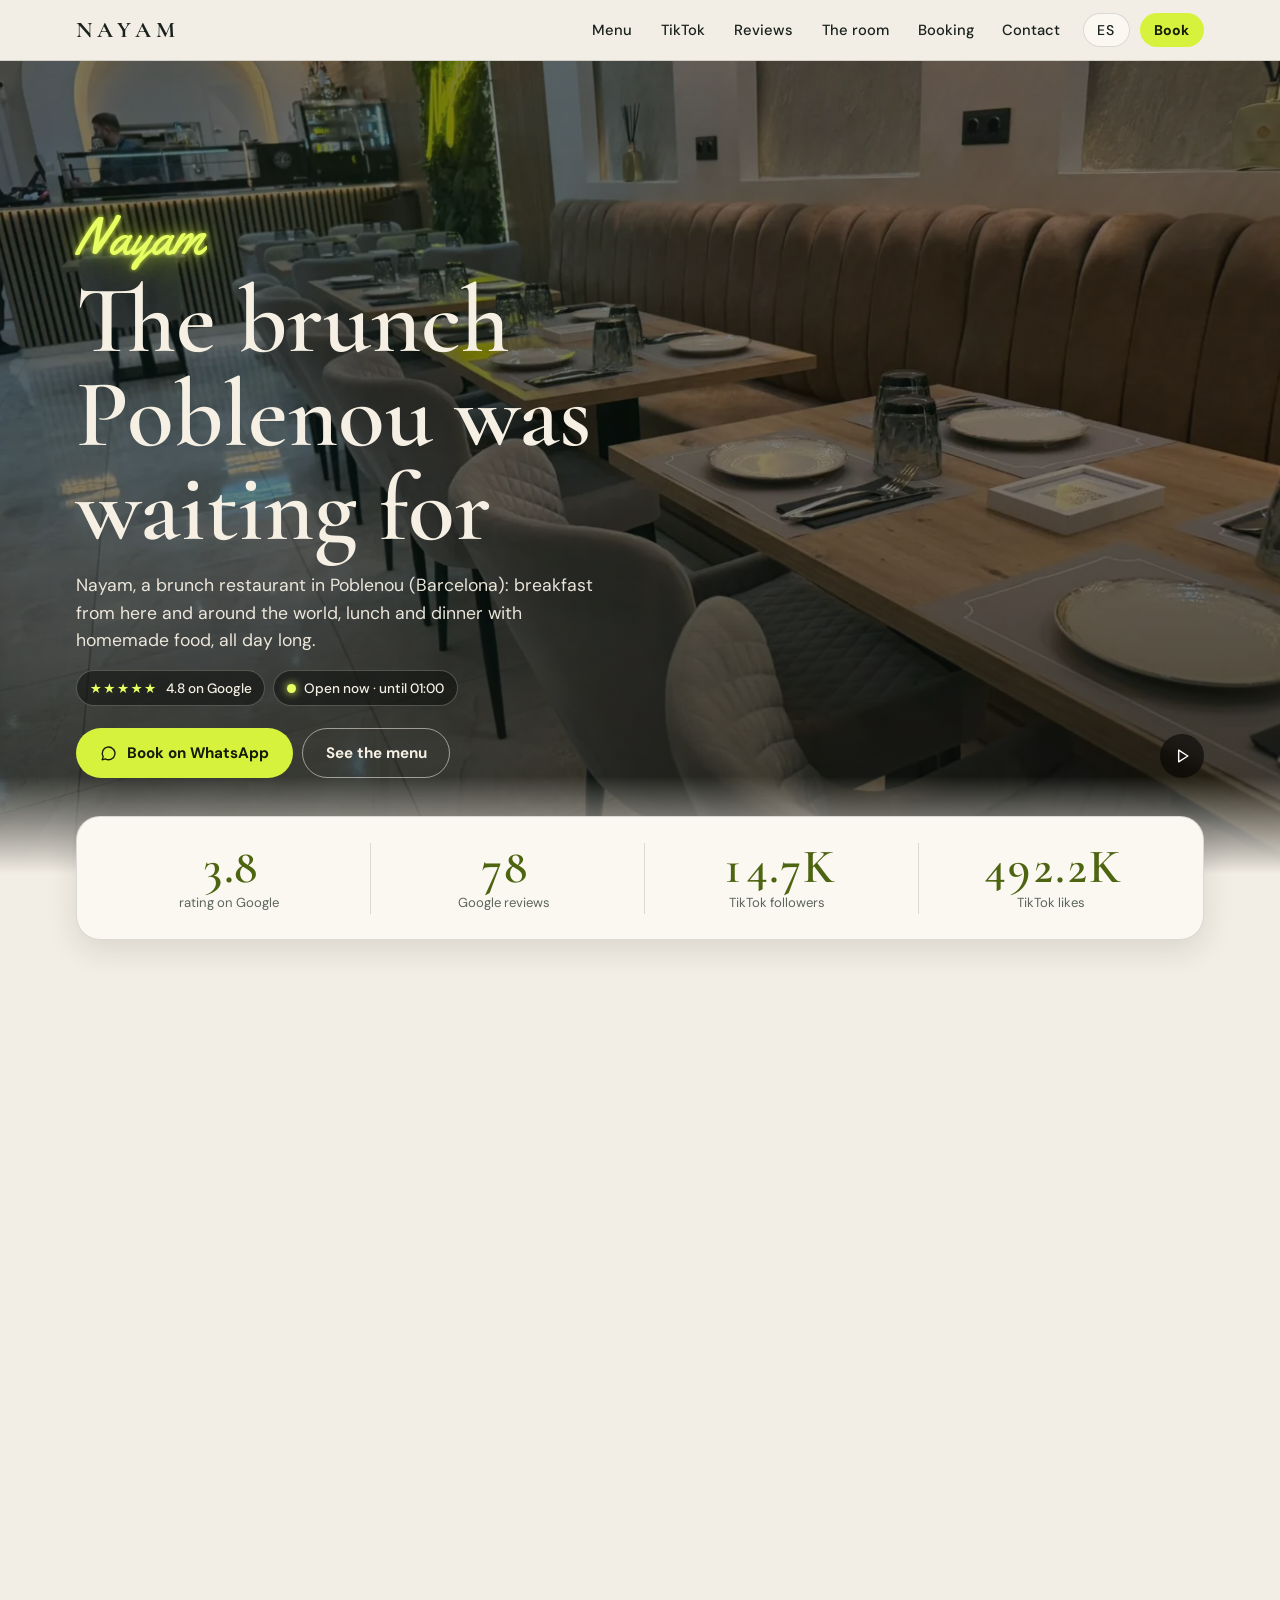
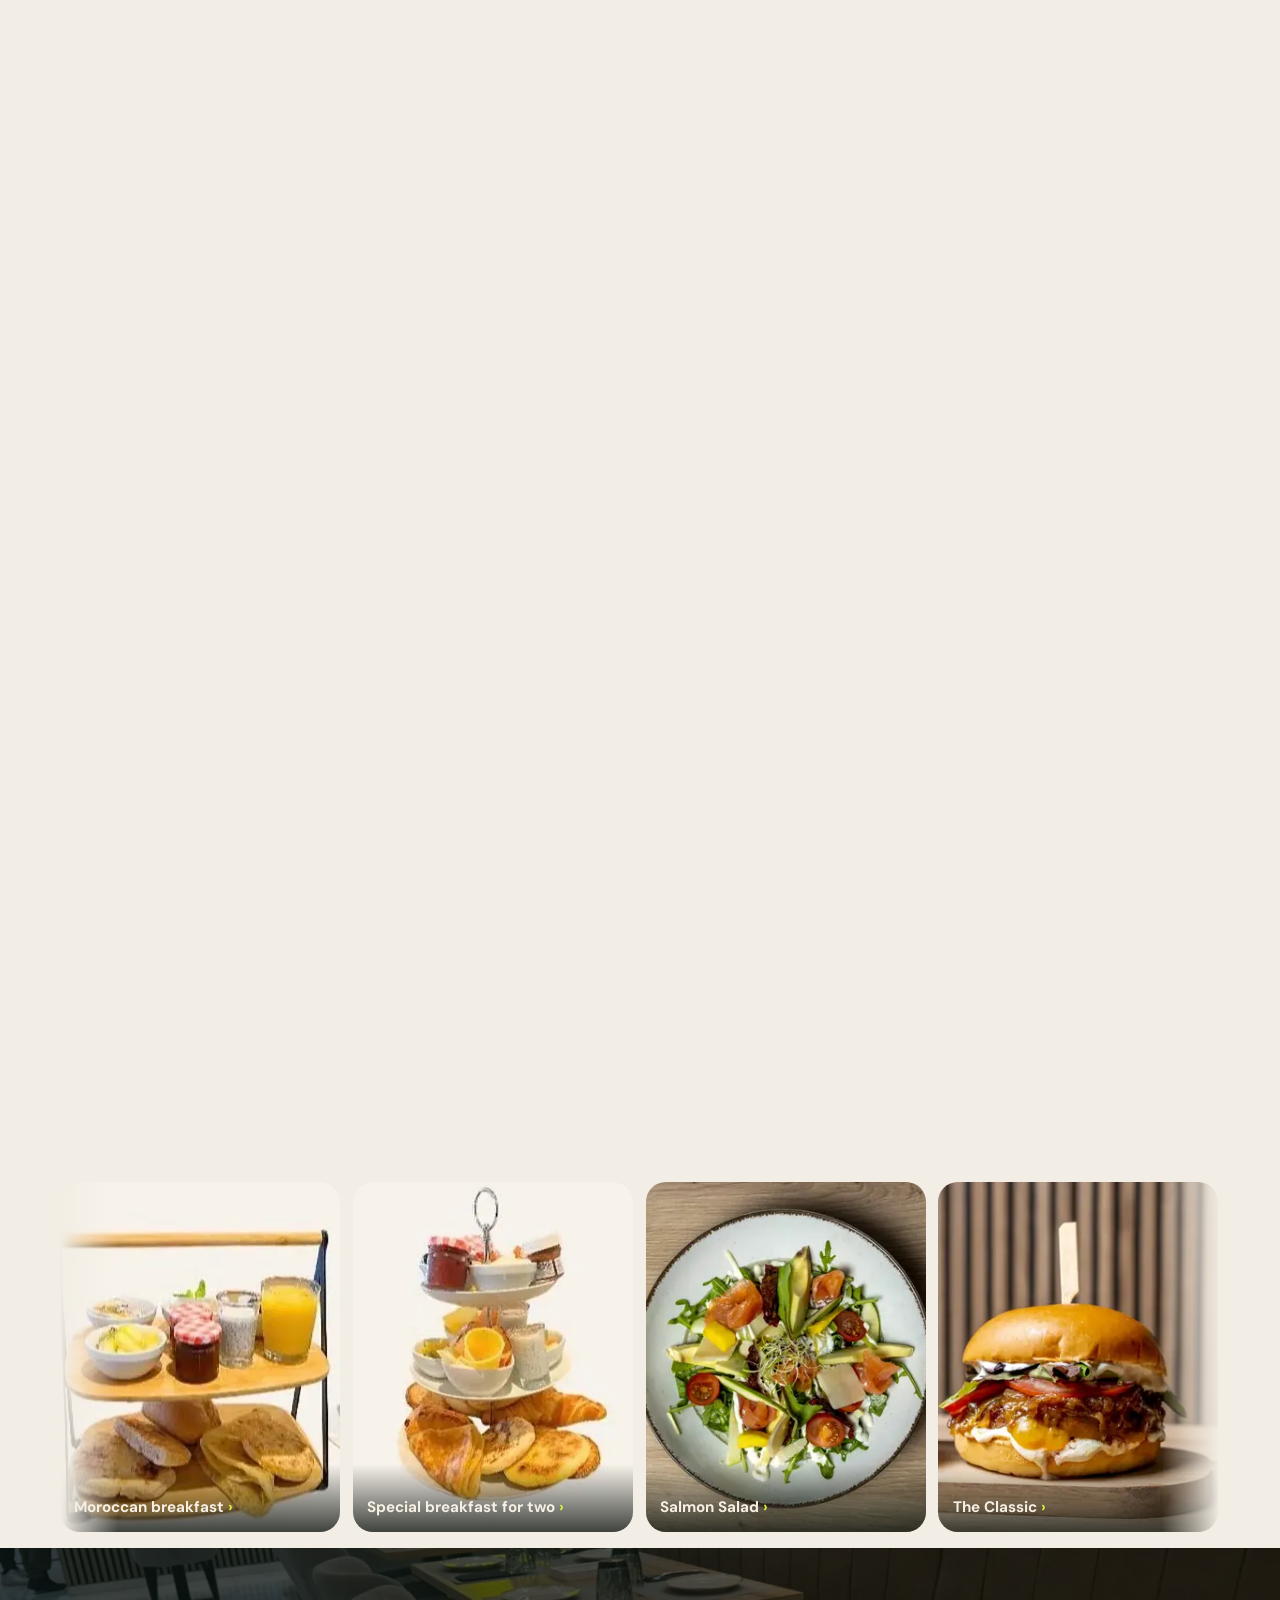
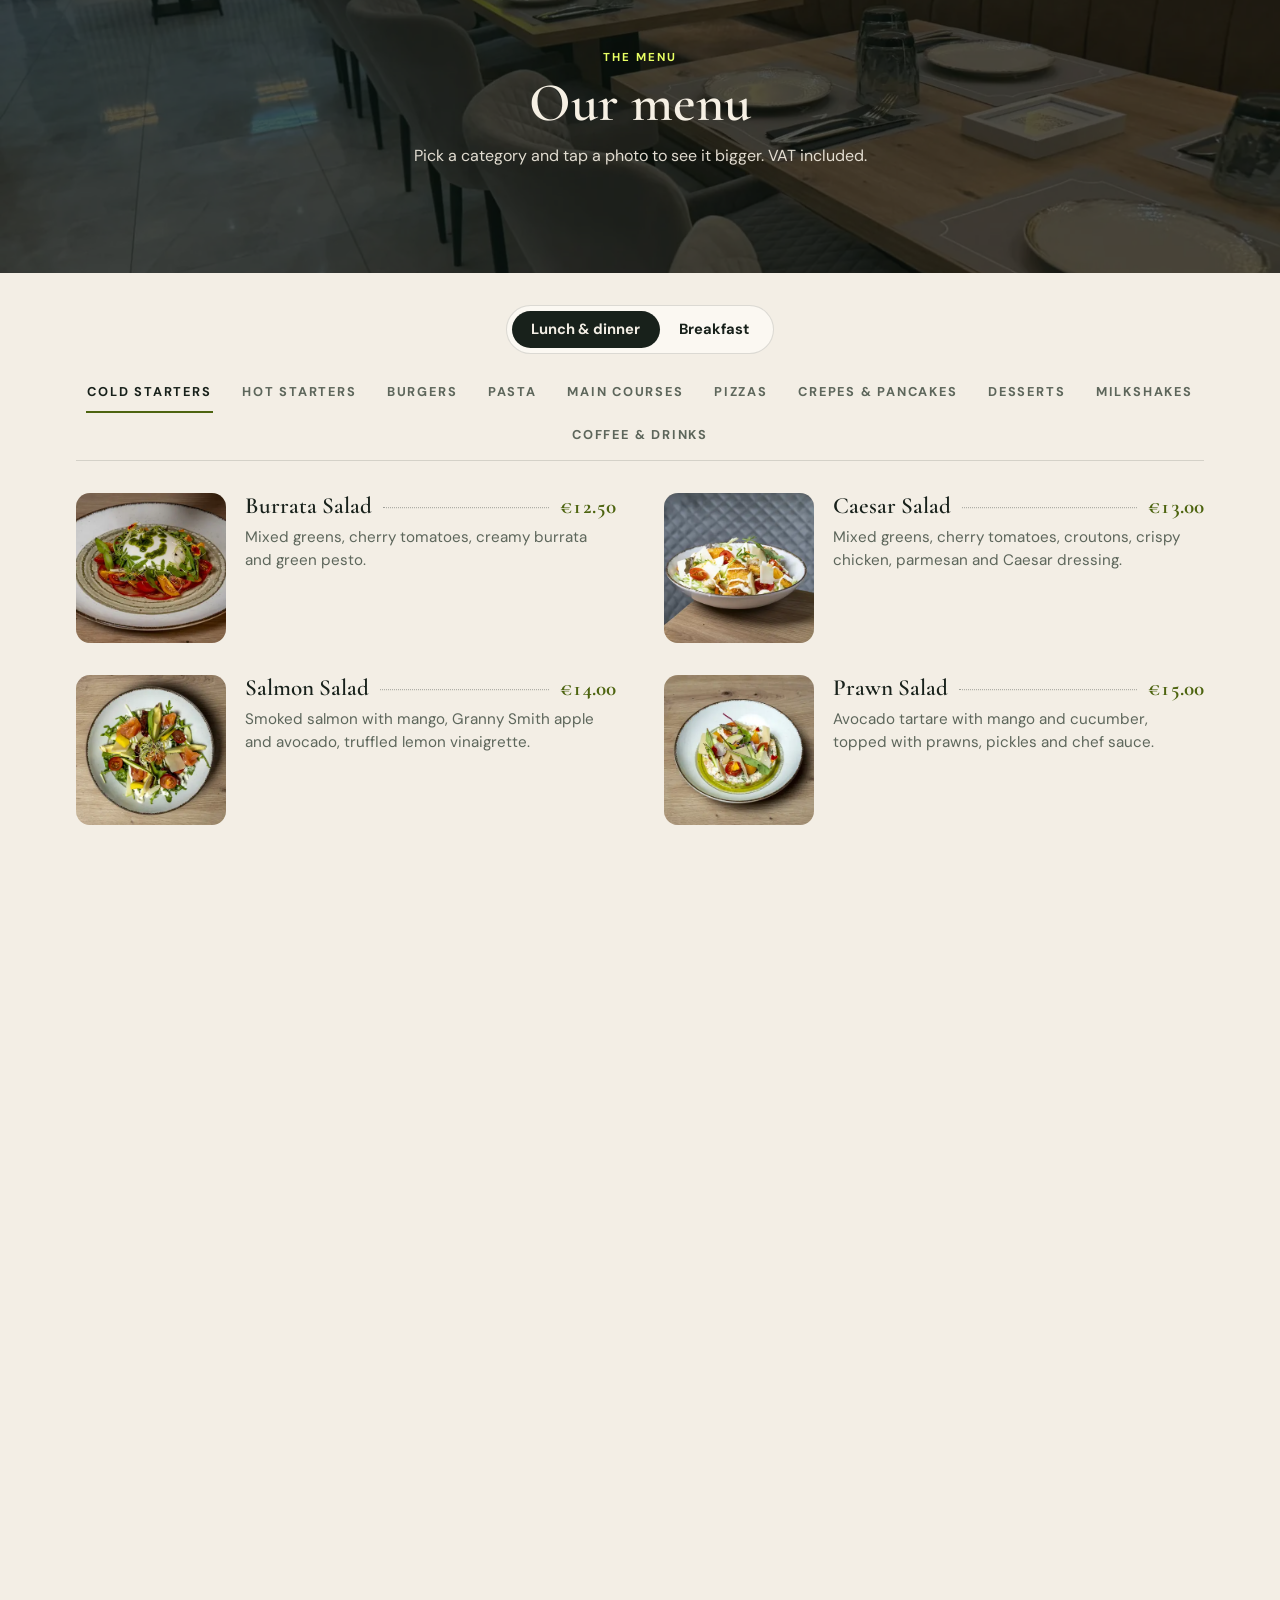
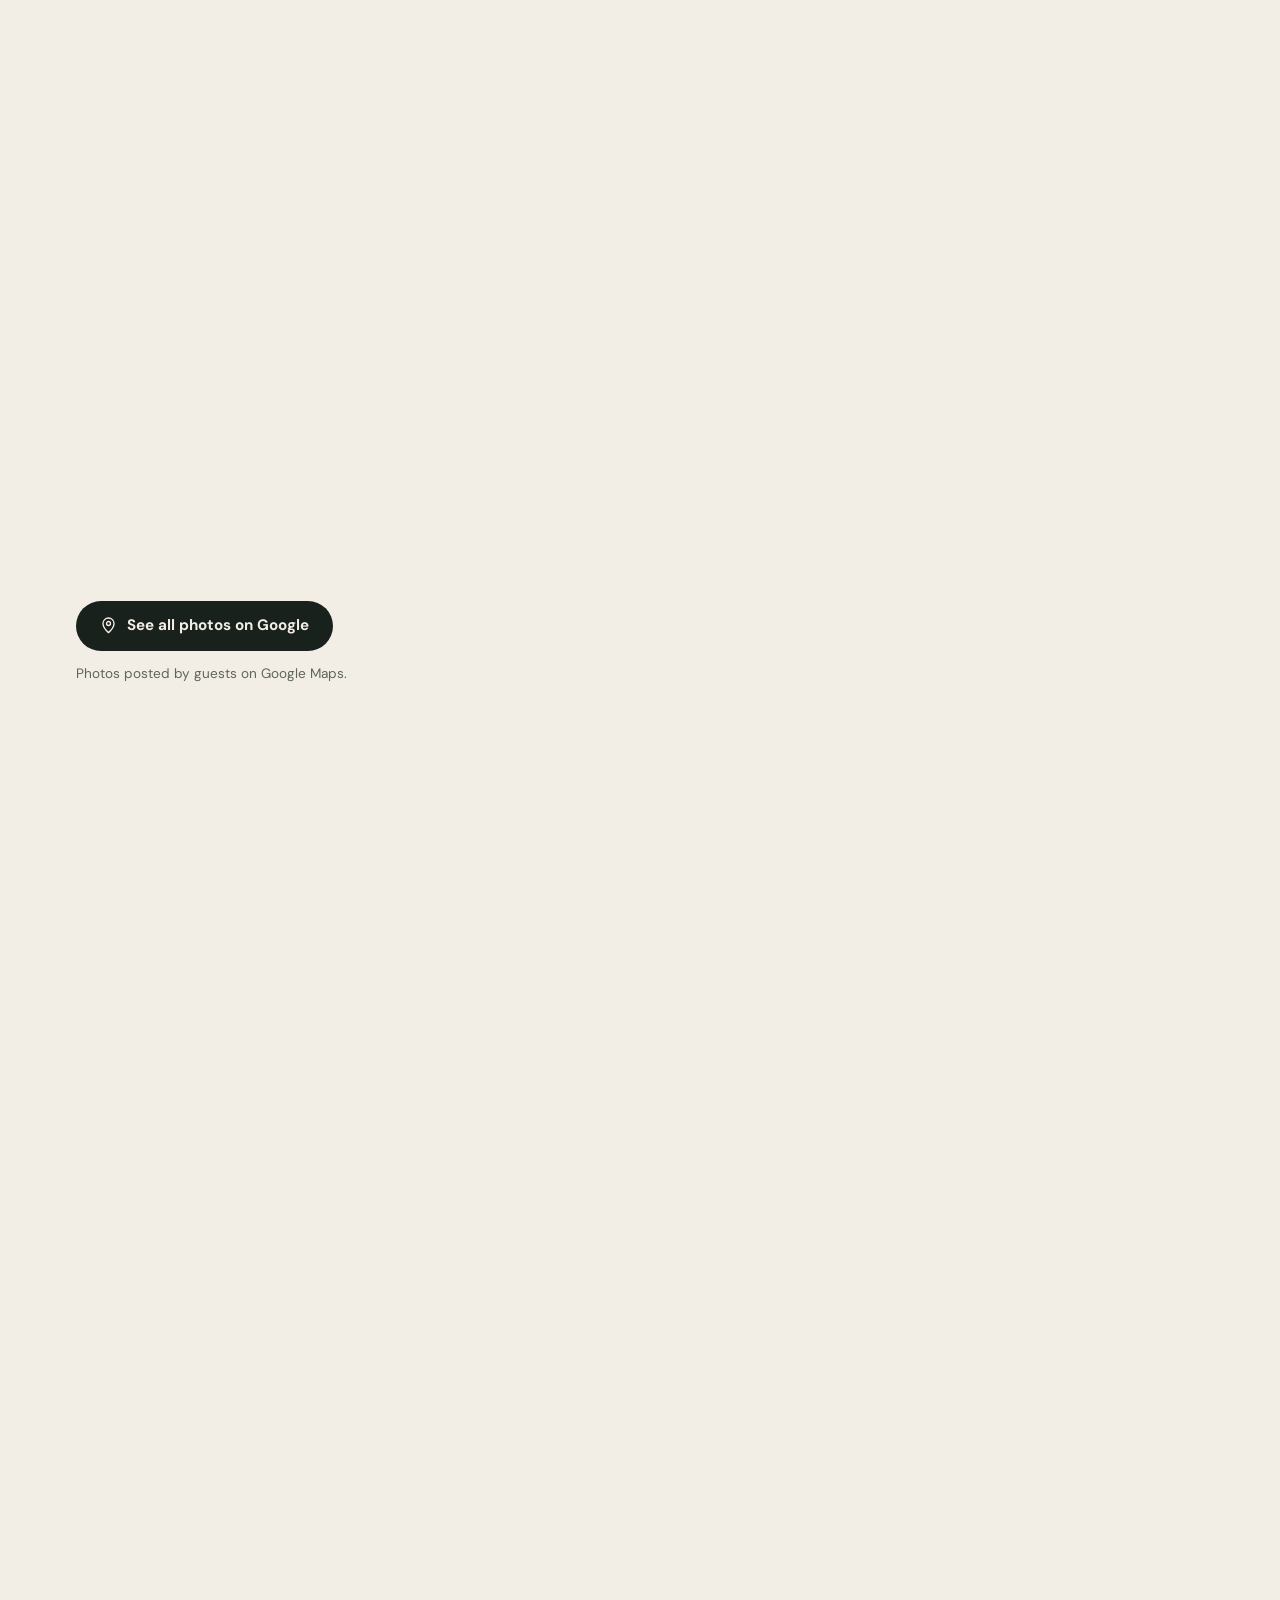
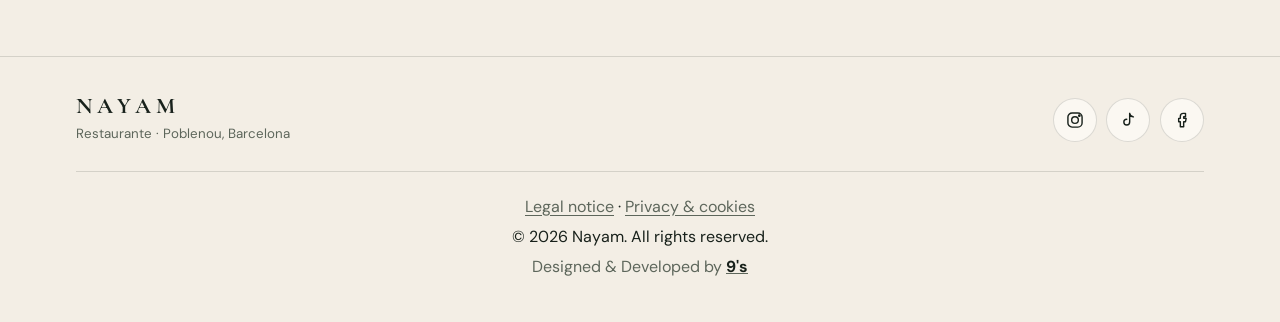
<file: index.html>
<!doctype html>
<html lang="es">
<head>
<meta charset="utf-8">
<meta name="viewport" content="width=device-width, initial-scale=1, viewport-fit=cover">
<title>Nayam Restaurante Poblenou · Brunch, comidas y cenas en Barcelona</title>
<meta name="description" content="Nayam Restaurante, brunch en Poblenou (Barcelona): desayunos, comidas y cenas con cocina casera todo el día. Carta con fotos, horario y reservas por WhatsApp.">
<meta name="theme-color" content="#0e1410">

<!-- Seguridad: GitHub Pages no permite cabeceras HTTP, así que la política va en una meta. Sin scripts ni estilos en línea. -->
<meta http-equiv="Content-Security-Policy" content="default-src 'none'; script-src 'self' https://gc.zgo.at; style-src 'self'; font-src 'self'; img-src 'self' https://nayam.goatcounter.com; connect-src 'self' https://nayam.goatcounter.com; media-src 'self'; form-action 'none'; base-uri 'none'; object-src 'none'">
<meta name="referrer" content="strict-origin-when-cross-origin">

<meta property="og:type" content="restaurant">
<meta property="og:title" content="Nayam Restaurante · Poblenou, Barcelona">
<meta property="og:description" content="Nayam Restaurante, brunch en Poblenou (Barcelona): desayunos, comidas y cenas con cocina casera todo el día. Carta con fotos, horario y reservas por WhatsApp.">
<meta property="og:locale" content="es_ES">
<link rel="canonical" href="https://nayam.site/">
<meta property="og:url" content="https://nayam.site/">
<meta property="og:site_name" content="Nayam Restaurante">
<meta property="og:image" content="https://nayam.site/assets/img/share.jpg">
<meta property="og:image:width" content="1200">
<meta property="og:image:height" content="630">
<meta property="og:image:alt" content="Interior del restaurante Nayam, en Poblenou, Barcelona">
<meta name="twitter:card" content="summary_large_image">
<meta name="twitter:title" content="Nayam Restaurante · Poblenou, Barcelona">
<meta name="twitter:description" content="El brunch que Poblenou estaba esperando. Desayunos, comidas y cenas, todo el día.">
<meta name="twitter:image" content="https://nayam.site/assets/img/share.jpg">

<link rel="icon" href="/favicon.ico" sizes="48x48">
<link rel="icon" type="image/png" sizes="48x48" href="/assets/icons/icon-48.png">
<link rel="icon" type="image/png" sizes="192x192" href="/assets/icons/icon-192.png">
<link rel="apple-touch-icon" href="/apple-touch-icon.png">
<link rel="preload" as="image" href="assets/img/local-banqueta-m.webp" imagesrcset="assets/img/local-banqueta-s.webp 700w, assets/img/local-banqueta-m.webp 1000w, assets/img/local-banqueta-l.webp 1800w" imagesizes="100vw" fetchpriority="high">
<link rel="stylesheet" href="css/fonts.css">
<link rel="stylesheet" href="css/styles.css">

<script type="application/ld+json">
{
  "@context": "https://schema.org",
  "@type": "Restaurant",
  "@id": "https://nayam.site/#restaurante",
  "name": "Nayam Restaurante",
  "alternateName": [
    "Nayam",
    "Nayam Barcelona",
    "Nayam Poblenou",
    "Nayam Restaurant"
  ],
  "url": "https://nayam.site/",
  "logo": "https://nayam.site/assets/icons/icon-512.png",
  "description": "Nayam Restaurante, brunch en Poblenou (Barcelona): desayunos, comidas y cenas con cocina casera todo el día. Carta con fotos, horario y reservas por WhatsApp.",
  "image": [
    "https://nayam.site/assets/img/share.jpg",
    "https://nayam.site/assets/img/local-banqueta-l.webp",
    "https://nayam.site/assets/img/local-neon-l.webp"
  ],
  "telephone": "+34673327809",
  "email": "nayambarcelona@gmail.com",
  "address": {
    "@type": "PostalAddress",
    "streetAddress": "Carrer del Doctor Trueta, 218",
    "addressLocality": "Barcelona",
    "postalCode": "08005",
    "addressCountry": "ES"
  },
  "geo": {
    "@type": "GeoCoordinates",
    "latitude": 41.3986198,
    "longitude": 2.2036853
  },
  "openingHoursSpecification": [
    {
      "@type": "OpeningHoursSpecification",
      "dayOfWeek": [
        "Sunday",
        "Monday",
        "Tuesday",
        "Wednesday",
        "Thursday"
      ],
      "opens": "08:00",
      "closes": "00:00"
    },
    {
      "@type": "OpeningHoursSpecification",
      "dayOfWeek": [
        "Friday",
        "Saturday"
      ],
      "opens": "08:00",
      "closes": "01:00"
    }
  ],
  "hasMenu": "https://nayam.site/#carta",
  "servesCuisine": [
    "Brunch",
    "Desayunos",
    "Casera",
    "Pasta",
    "Pizza",
    "Carnes"
  ],
  "priceRange": "€€",
  "acceptsReservations": true,
  "areaServed": "Poblenou, Barcelona",
  "sameAs": [
    "https://www.instagram.com/nayambarcelona",
    "https://www.tiktok.com/@nayambarcelona",
    "https://www.facebook.com/nayambarcelona"
  ]
}
</script>
</head>
<body>
<a class="skip" href="#inicio" id="skip">Saltar al contenido</a>
<header class="top" id="top">
  <div class="wrap">
    <a class="brand" href="#inicio" aria-label="Nayam">NAYAM</a>
    <nav class="nav" aria-label="Principal" id="nav"></nav>
    <button class="pill lang" id="lang" type="button" aria-label="Idioma / Language">EN</button>
    <a class="pill book" id="bookTop" href="#reservas"></a>
    <button class="pill burger" id="burger" type="button" aria-expanded="false" aria-controls="mnav" aria-label="Menú">
      <svg class="i" viewBox="0 0 24 24" aria-hidden="true"><path d="M4 7h16M4 12h16M4 17h16"/></svg>
    </button>
  </div>
  <div class="mnav" id="mnav" hidden><div class="wrap" id="mnavLinks"></div></div>
</header>

<main id="inicio">
  <div class="hero">
    <div class="slides" id="slides" aria-hidden="true">
      <img class="on" src="assets/img/local-banqueta-m.webp" srcset="assets/img/local-banqueta-s.webp 700w, assets/img/local-banqueta-m.webp 1000w, assets/img/local-banqueta-l.webp 1800w" sizes="100vw" width="1800" height="1350" alt="" fetchpriority="high">
      <img data-src="assets/img/local-neon-l.webp" alt="" loading="lazy">
      <img data-src="assets/img/local-arcos-l.webp" alt="" loading="lazy">
          <video id="heroVideo" muted loop playsinline preload="none" tabindex="-1"></video>
    </div>
    <button type="button" class="herop" id="heroPause" aria-pressed="false"><svg class="i" viewBox="0 0 24 24" aria-hidden="true"><path id="heroPauseIcon" d="M8 5v14M16 5v14"/></svg></button>
    <div class="wrap">
      <h1><span class="neon">Nayam</span><span class="sr">: </span><span class="ht" data-i18n="h1">El brunch que Poblenou estaba esperando</span></h1>
      <p class="lead" data-i18n="lead">Nayam, restaurante de brunch en Poblenou (Barcelona): desayunos de aquí y del mundo, comidas y cenas con cocina casera, todo el día.</p>
      <div class="chips">
        <a class="chip" href="#resenas"><span class="st" aria-hidden="true">★★★★★</span><span data-i18n="rating">4,8 en Google</span></a>
        <span class="chip" id="status" hidden><i></i><span></span></span>
      </div>
      <div class="cta">
        <a class="btn primary" id="heroBook" target="_blank" rel="noopener"></a>
        <a class="btn ghost" href="#carta" data-i18n="seeMenu">Ver la carta</a>
      </div>
    </div>
  </div>

  <div class="wrap stats" id="stats"><ul id="statsList"><li><b data-s="0">4,8</b><span>valoración en Google</span></li><li><b data-s="1">99</b><span>reseñas en Google</span></li><li><b data-s="2">18,6 mil</b><span>seguidores en TikTok</span></li><li><b data-s="3">620,9 mil</b><span>me gusta en TikTok</span></li></ul></div>

  <section id="tiktok">
    <div class="wrap">
      <div class="head"><span class="eyebrow" data-i18n="ttEyebrow">En TikTok</span><h2 data-i18n="ttTitle">Mira lo que pasa en Nayam</h2><p data-i18n="ttLead">Visitas, platos y detrás de cámaras, directo desde nuestro TikTok. Toca un vídeo para verlo en grande.</p></div>
      <div class="ttwrap">
        <div class="ttmain">
          <div class="ttframe" id="ttframe">
            <video id="ttvideo" playsinline muted preload="none"></video>
            <button type="button" class="ttpp" id="ttpp"><span class="ttico" aria-hidden="true"><svg class="i" viewBox="0 0 24 24"><path d="M8 5v14l11-7z" fill="currentColor" stroke="none"/></svg></span></button>
            <button type="button" class="ttsound" id="ttsound" aria-pressed="false"><svg class="i" viewBox="0 0 24 24" aria-hidden="true"><path d="M4 9v6h4l5 4V5L8 9H4z"/><path id="ttwave" d="M16 9a4 4 0 0 1 0 6M18.5 6.5a8 8 0 0 1 0 11"/></svg></button>
            <div class="ttbar" aria-hidden="true"><i id="ttprog"></i></div>
          </div>
          <p class="ttcap" id="ttcap"></p>
          <a class="ttlink" id="ttlink" href="https://www.tiktok.com/@nayambarcelona" target="_blank" rel="noopener noreferrer" data-i18n="ttOpen">Ver este vídeo en TikTok</a>
        </div>
        <div class="ttside">
          <div class="ttlist" id="tt"></div>
          <div class="rowbtn tt-cta">
            <a class="btn solid" href="https://www.tiktok.com/@nayambarcelona" target="_blank" rel="noopener noreferrer"><svg class="i" viewBox="0 0 24 24" aria-hidden="true"><path d="M14 4v10.5a3.5 3.5 0 1 1-3.5-3.5M14 4c.4 2.4 2 4 4.5 4.2"/></svg><span data-i18n="ttFollow">Síguenos en TikTok</span></a>
          </div>
          <p class="hint tt-note" data-i18n="ttNote">Los vídeos empiezan sin sonido: toca el altavoz para activarlo y el vídeo para pausarlo.</p>
        </div>
      </div>
    </div>
  </section>

  <section id="momentos">
    <div class="wrap">
      <div class="head"><span class="eyebrow" data-i18n="momEyebrow">Más que un desayuno</span><h2 data-i18n="momTitle">Para cada momento del día</h2></div>
      <div class="moments">
        <a class="moment" href="#desayunos" data-tab="breakfast"><img loading="lazy" decoding="async" src="assets/img/moment-brunch.webp" alt="Desayuno especial para dos en Nayam" data-alt="altBreak"><video class="mvid" muted loop playsinline preload="none" aria-hidden="true" tabindex="-1"><source src="assets/video/moment-brunch-loop.mp4" type="video/mp4"></video><div><h3 data-i18n="m1t">Desayunos y brunch</h3><p data-i18n="m1p">Servidos todo el día. Del desayuno marroquí al francés.</p></div></a>
        <a class="moment" href="#carta" data-tab="food"><img loading="lazy" decoding="async" src="assets/img/carta-loop-poster.webp" alt="Plato de carne gourmet en Nayam" data-alt="altDish"><video class="mvid" muted loop playsinline preload="none" aria-hidden="true" tabindex="-1"><source src="assets/video/carta-loop.mp4" type="video/mp4"></video><div><h3 data-i18n="m2t">Comida y cena</h3><p data-i18n="m2p">Ensaladas, burgers, pastas, carnes y pizzas al momento.</p></div></a>
        <a class="moment" href="#local"><img loading="lazy" decoding="async" src="assets/img/moment-cafe.webp" alt="Interior del restaurante Nayam" data-alt="altCafe"><video class="mvid" muted loop playsinline preload="none" aria-hidden="true" tabindex="-1"><source src="assets/video/moment-cafe-loop.mp4" type="video/mp4"></video><div><h3 data-i18n="m3t">Café y buen ambiente</h3><p data-i18n="m3p">El rincón perfecto para compartir en Poblenou.</p></div></a>
      </div>
    </div>
  </section>


  <section id="vistazo">
    <div class="wrap">
      <div class="head"><span class="eyebrow" data-i18n="tasteEyebrow">Un vistazo a Nayam</span><h2 data-i18n="tasteTitle">Del desayuno a la cena</h2><p data-i18n="tasteLead">Cocinamos cada plato al momento, con ingredientes frescos. Toca uno y te llevamos a la carta.</p></div>
      <div class="strip" id="strip"></div>
    </div>
  </section>

  <section id="carta" class="carta">
    <span id="desayunos" class="anchor"></span>
    <div class="menubanner">
      <img src="assets/img/local-banqueta-l.webp" alt="">
      <div class="wrap"><span class="eyebrow" data-i18n="menuEyebrow">La carta</span><h2 data-i18n="menuTitle">Nuestra carta</h2><p data-i18n="menuLead">Elige una categoría y toca la foto para verla más grande. Precios con IVA incluido.</p></div>
    </div>
    <div class="wrap">
      <div class="tabs" role="tablist" id="tabs">
        <button role="tab" id="tab-food" data-tab="food" aria-selected="true"></button>
        <button role="tab" id="tab-breakfast" data-tab="breakfast" aria-selected="false"></button>
      </div>
      <div class="mcats" id="chips" role="tablist"></div>
      <div id="menu"></div>
    </div>
  </section>

  <section id="resenas">
    <div class="wrap">
      <div class="head"><span class="eyebrow" data-i18n="revEyebrow">Lo que dicen</span><h2 data-i18n="revTitle">Nuestros clientes hablan</h2></div>
      <div class="rate"><b>4,8</b><div><div class="stars" aria-hidden="true">★★★★★</div><span class="hint" data-i18n="revSrc">Reseñas de Google</span></div>
        <div class="rowbtn push-right">
          <a class="btn line" href="https://share.google/Qy5UdTd4c7EKVeDJf" target="_blank" rel="noopener" data-i18n="revAll">Ver todas en Google</a>
          <a class="btn solid" href="https://www.google.com/maps/place//data=!4m3!3m2!1s0x12a4a3aa45550229:0xf9113d32ae199097!12e1?source=g.page.m._&amp;laa=merchant-review-solicitation" target="_blank" rel="noopener" data-i18n="revWrite">Escribir una reseña</a></div></div>
      <div class="revs" id="revs"></div>
    </div>
  </section>

  <section id="fotos">
    <div class="wrap">
      <div class="head"><span class="eyebrow" data-i18n="gpEyebrow">Desde Google</span><h2 data-i18n="gpTitle">Lo que suben nuestros clientes</h2><p data-i18n="gpLead">Fotos reales de platos y del local, publicadas por quienes nos visitan.</p></div>
    </div>
    <div class="marquee" id="marquee"><div class="track" id="track"></div></div>
    <div class="wrap">
      <div class="rowbtn gp-cta">
        <a class="btn solid" href="https://maps.app.goo.gl/3BUtR4XZ4fonNWTZ7" target="_blank" rel="noopener noreferrer"><svg class="i" viewBox="0 0 24 24" aria-hidden="true"><path d="M12 21s7-6.2 7-11.5a7 7 0 0 0-14 0C5 14.8 12 21 12 21z"/><circle cx="12" cy="9.5" r="2.5"/></svg><span data-i18n="gpAll">Ver todas las fotos en Google</span></a>
      </div>
      <p class="hint gp-note" data-i18n="gpNote">Fotos publicadas por clientes en Google Maps.</p>
    </div>
  </section>

  <section id="local">
    <div class="wrap">
      <div class="about">
        <div class="head flush"><span class="eyebrow" data-i18n="roomEyebrow">El local</span><h2 data-i18n="roomTitle">Un rincón acogedor en Poblenou</h2></div>
        <p data-i18n="roomText">Nayam es un rincón acogedor en Poblenou donde el desayuno no tiene hora. Cocinamos cada plato al momento, con ingredientes frescos, para que disfrutes de un buen brunch, una comida tranquila o una cena entre amigos.</p>
      </div>
      <div class="room">
        <figure class="wide"><img src="assets/img/local-banqueta-l.webp" alt="Sala de Nayam con mesas de madera y butacas de terciopelo" data-alt="altSala"></figure>
        <figure><img src="assets/img/local-arcos-l.webp" alt="Nichos en arco con luz cálida y planta tropical" data-alt="altArcos"></figure>
        <figure><img src="assets/img/nayam-ambiente-restaurante-l.webp" alt="Ambiente acogedor en Nayam" data-alt="altAmb"></figure>
        <figure><img src="assets/img/local-neon-l.webp" alt="Neón de Nayam sobre muro vegetal" data-alt="altNeon"></figure>
        <figure><img src="assets/img/interior-restaurante-nayam-poblenou-l.webp" alt="Banqueta y mesas largas en Nayam" data-alt="altInt"></figure>
      </div>
    </div>
  </section>

  <section id="reservas">
    <div class="wrap">
      <div class="head"><span class="eyebrow" data-i18n="resEyebrow">Reservas</span><h2 data-i18n="resTitle">Reserva tu mesa</h2><p data-i18n="resLead">Reserva en segundos por WhatsApp, sin formularios largos.</p></div>
      <div class="bookgrid">
        <div class="card">
          <h3 data-i18n="formTitle">Rellena y envía</h3>
          <div class="form">
            <label class="f full" for="fName"><span data-i18n="fName">Nombre</span><input class="in" id="fName" type="text" autocomplete="name"></label>
            <label class="f" for="fDate"><span data-i18n="fDate">Día</span><input class="in" id="fDate" type="date"></label>
            <label class="f" for="fTime"><span data-i18n="fTime">Hora</span><select class="in" id="fTime"></select></label>
            <label class="f full" for="fPeople"><span data-i18n="fPeople">Nº de personas</span><select class="in" id="fPeople"></select></label>
          </div>
          <a class="btn primary" id="wa" target="_blank" rel="noopener"></a>
          <p class="hint" data-i18n="formHint">Se abre WhatsApp con tu mensaje listo. Te confirmamos la disponibilidad al momento.</p>
        </div>
        <div class="card">
          <h3 data-i18n="howTitle">Reservar es muy fácil</h3>
          <ol class="steps">
            <li><span class="nb">1</span><span data-i18n="how1">Escríbenos por WhatsApp y dinos día, hora y número de personas.</span></li>
            <li><span class="nb">2</span><span data-i18n="how2">Te confirmamos la disponibilidad al momento.</span></li>
            <li><span class="nb">3</span><span data-i18n="how3">Te esperamos en Carrer del Doctor Trueta 218, Poblenou.</span></li>
          </ol>
          <div class="bookimg"><img src="assets/img/pizza-cuatro-quesos-nayam-l.webp" alt="Pizza cuatro quesos" data-alt="altPizza"></div>
        </div>
      </div>
    </div>
  </section>

  <section id="contacto">
    <div class="wrap">
      <div class="head"><span class="eyebrow" data-i18n="visitEyebrow">Visítanos</span><h2 data-i18n="visitTitle">Encuéntranos en Poblenou</h2></div>
      <div class="visit">
        <div class="card">
          <dl class="facts">
            <div class="full"><dt data-i18n="addrL">Dirección</dt><dd>Carrer del Doctor Trueta, 218<br>08005 Barcelona · Poblenou (Sant Martí)</dd></div>
            <div><dt data-i18n="phoneL">Teléfono</dt><dd><a href="tel:+34673327809">+34 673 327 809</a><br><span class="hint" data-i18n="phoneNote">WhatsApp y teléfono</span></dd></div>
            <div><dt>Email</dt><dd><a href="mailto:nayambarcelona@gmail.com">nayambarcelona@gmail.com</a></dd></div>
          </dl>
          <h3 data-i18n="hoursTitle">Horario</h3>
          <table class="hours"><tbody id="hours"></tbody></table>
          <div class="rowbtn">
            <a class="btn solid" href="https://www.google.com/maps/search/?api=1&amp;query=Nayam+Restaurante+Carrer+del+Doctor+Trueta+218+Barcelona" target="_blank" rel="noopener"><svg class="i" viewBox="0 0 24 24" aria-hidden="true"><path d="M12 21s7-6.2 7-11.5a7 7 0 0 0-14 0C5 14.8 12 21 12 21z"/><circle cx="12" cy="9.5" r="2.5"/></svg><span data-i18n="directions">Cómo llegar</span></a>
            <a class="btn line" href="tel:+34673327809"><svg class="i" viewBox="0 0 24 24" aria-hidden="true"><path d="M5 4h4l2 5-2.5 1.5a11 11 0 0 0 5 5L15 13l5 2v4a2 2 0 0 1-2 2A16 16 0 0 1 3 6a2 2 0 0 1 2-2z"/></svg><span data-i18n="call">Llamar</span></a>
          </div>
        </div>
        <div class="facade"><img src="assets/img/local-loop-poster.webp" alt="Fachada de Nayam Restaurante de noche" data-alt="altFacade"><video class="mvid" muted loop playsinline preload="none" aria-hidden="true" tabindex="-1"><source src="assets/video/local-loop.mp4" type="video/mp4"></video></div>
      </div>
    </div>
  </section>
</main>

<footer>
  <div class="wrap">
    <div><a class="brand" href="#inicio">NAYAM</a><br><small>Restaurante &middot; Poblenou, Barcelona</small></div>
    <div class="soc" id="soc"></div>
    <div class="legal">
      <p class="legal-links"><a href="aviso-legal/" data-i18n="lAviso">Aviso legal</a> &middot; <a href="privacidad/" data-i18n="lPriv">Privacidad y cookies</a></p>
      <p>&copy; 2026 Nayam. <span data-i18n="rights">Todos los derechos reservados.</span></p>
      <p class="credit">Designed &amp; Developed by <a href="https://webbuild.daylli9s.site" target="_blank" rel="noopener noreferrer"><b>9's</b></a></p>
    </div>
  </div>
</footer>

<nav class="mbar" id="mbar" aria-label="Accesos rápidos" hidden>
  <a class="mb-menu" href="#carta" data-i18n="mbMenu">Ver la carta</a>
  <a class="mb-book" id="mbBook" href="#reservas" target="_blank" rel="noopener noreferrer"></a>
</nav>

<div class="lb" id="lb" hidden role="dialog" aria-modal="true" aria-label="Foto del plato">
  <button class="x" id="lbx" type="button" aria-label="Cerrar">×</button>
  <figure><img id="lbi" alt=""><figcaption><b id="lbn"></b><span id="lbd"></span><span class="price" id="lbp"></span></figcaption></figure>
</div>

<script src="js/data.js" defer></script>
<script src="js/i18n.js" defer></script>
<script src="js/main.js" defer></script>
<script src="js/cookies.js" data-policy="privacidad/#cookies" defer></script>
<!-- Estadísticas de visitas (GoatCounter): sin cookies ni datos personales -->
<script data-goatcounter="https://nayam.goatcounter.com/count" async src="https://gc.zgo.at/count.js"></script>
</body>
</html>
</file>
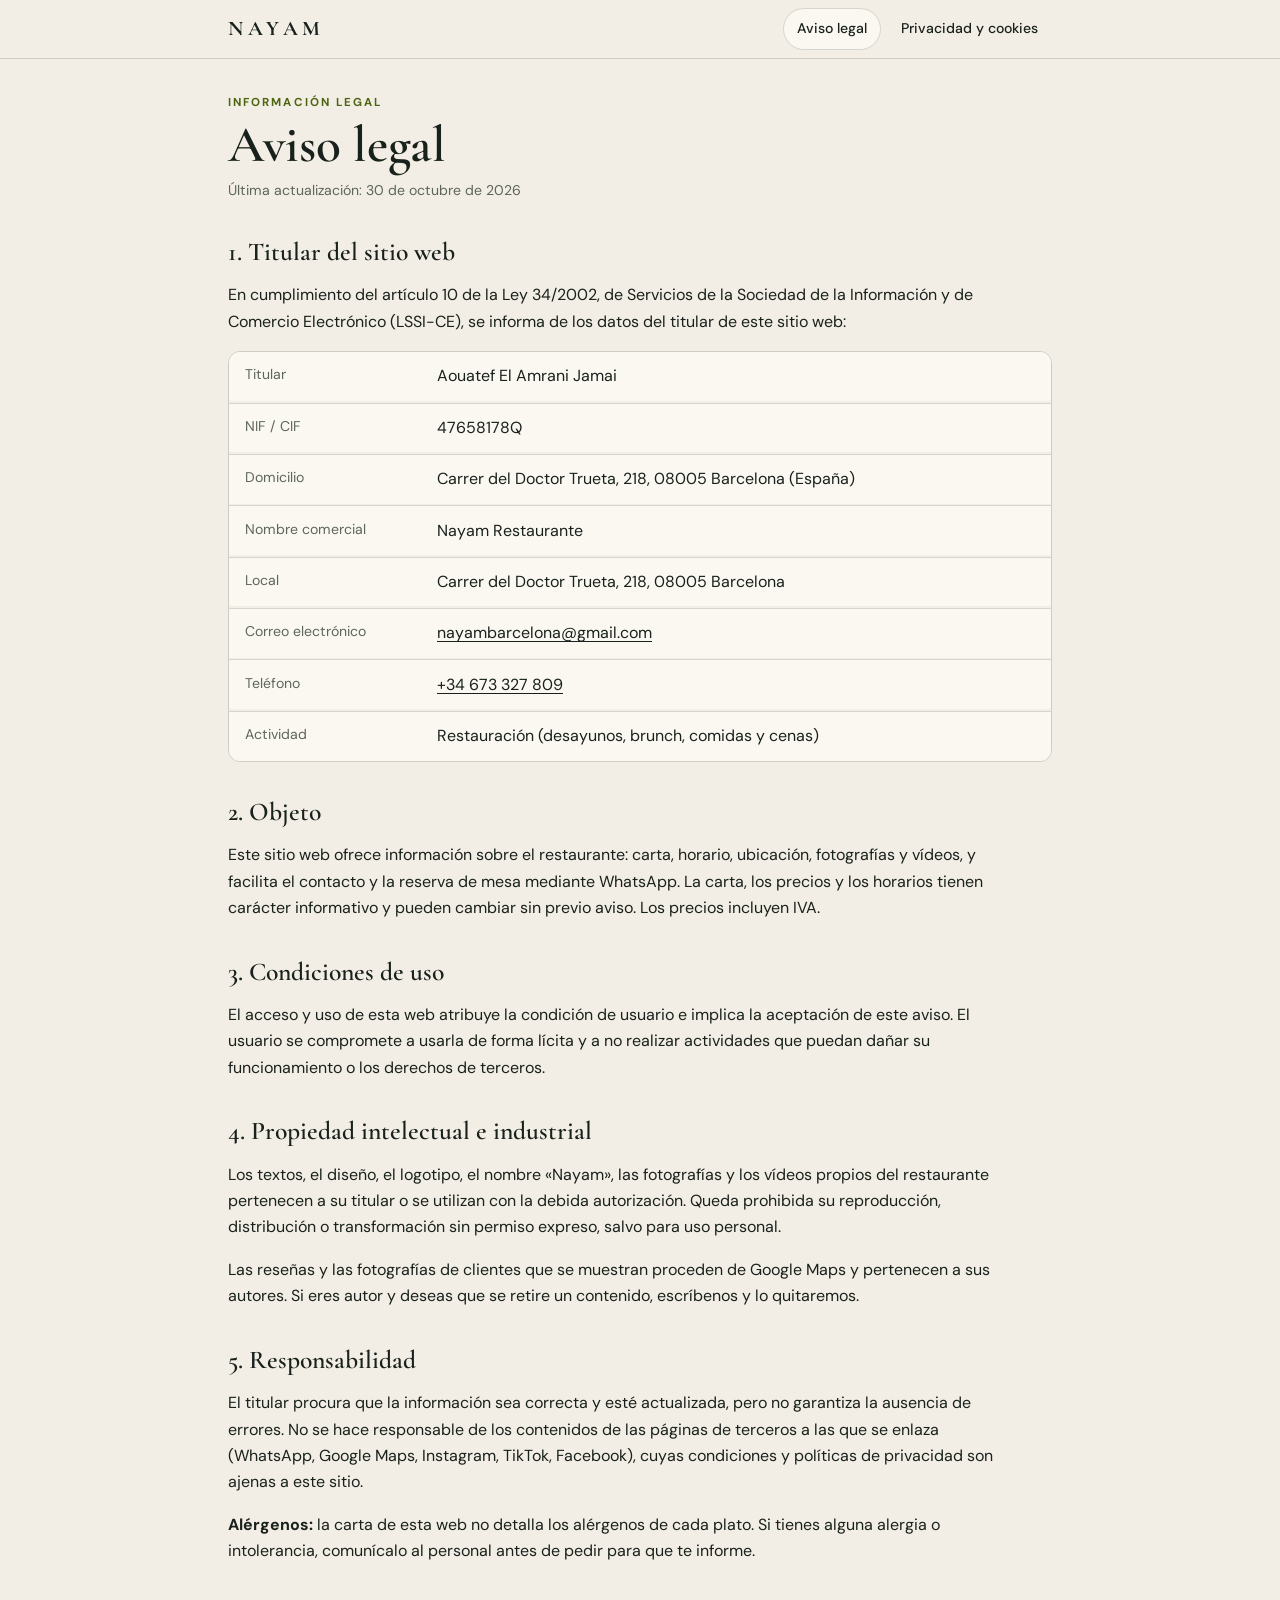
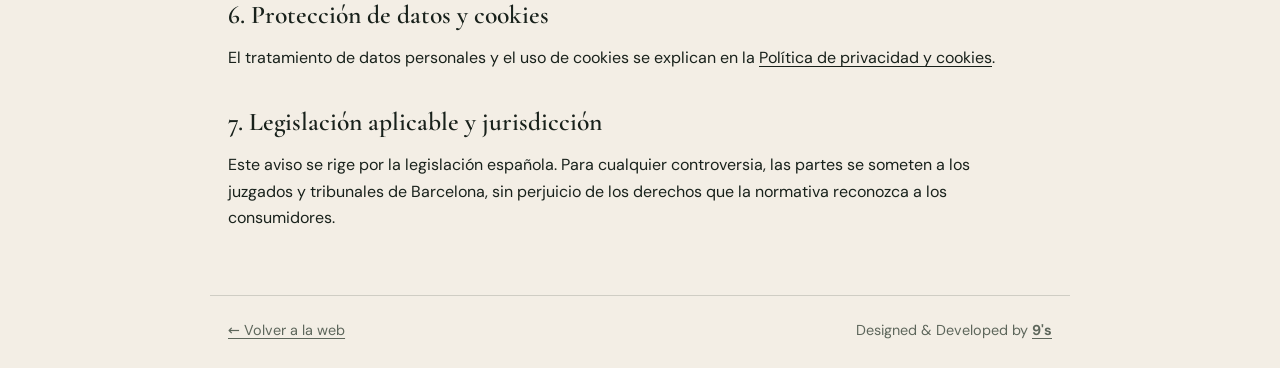
<file: aviso-legal/index.html>
<!doctype html>
<html lang="es">
<head>
<meta charset="utf-8">
<meta name="viewport" content="width=device-width, initial-scale=1, viewport-fit=cover">
<title>Aviso legal · Nayam Restaurante</title>
<meta name="description" content="Aviso legal de Nayam Restaurante, Poblenou, Barcelona.">
<meta name="theme-color" content="#0e1410">
<link rel="canonical" href="https://nayam.site/aviso-legal/">
<meta http-equiv="Content-Security-Policy" content="default-src 'none'; script-src 'self' https://gc.zgo.at; style-src 'self'; font-src 'self'; img-src 'self' https://nayam.goatcounter.com; connect-src 'self' https://nayam.goatcounter.com; form-action 'none'; base-uri 'none'; object-src 'none'">
<meta name="referrer" content="strict-origin-when-cross-origin">
<link rel="icon" href="/favicon.ico" sizes="48x48">
<link rel="icon" type="image/png" sizes="48x48" href="/assets/icons/icon-48.png">
<link rel="icon" type="image/png" sizes="192x192" href="/assets/icons/icon-192.png">
<link rel="apple-touch-icon" href="/apple-touch-icon.png">
<link rel="stylesheet" href="../css/fonts.css">
<link rel="stylesheet" href="../css/legal.css">
</head>
<body>
<header class="top"><div class="wrap">
  <a class="brand" href="../">NAYAM</a>
  <nav aria-label="Legal"><a href="../aviso-legal/" aria-current="page">Aviso legal</a><a href="../privacidad/">Privacidad y cookies</a></nav>
</div></header>
<main class="wrap doc">
<p class="eyebrow">Información legal</p>
<h1>Aviso legal</h1>
<p class="upd">Última actualización: 30 de octubre de 2026</p>

<h2>1. Titular del sitio web</h2>
<p>En cumplimiento del artículo 10 de la Ley 34/2002, de Servicios de la Sociedad de la Información y de Comercio Electrónico (LSSI-CE), se informa de los datos del titular de este sitio web:</p>
<dl class="facts">
<div><dt>Titular</dt><dd>Aouatef El Amrani Jamai</dd></div>
<div><dt>NIF / CIF</dt><dd>47658178Q</dd></div>
<div><dt>Domicilio</dt><dd>Carrer del Doctor Trueta, 218, 08005 Barcelona (España)</dd></div>
<div><dt>Nombre comercial</dt><dd>Nayam Restaurante</dd></div>
<div><dt>Local</dt><dd>Carrer del Doctor Trueta, 218, 08005 Barcelona</dd></div>
<div><dt>Correo electrónico</dt><dd><a href="mailto:nayambarcelona@gmail.com">nayambarcelona@gmail.com</a></dd></div>
<div><dt>Teléfono</dt><dd><a href="tel:+34673327809">+34 673 327 809</a></dd></div>
<div><dt>Actividad</dt><dd>Restauración (desayunos, brunch, comidas y cenas)</dd></div>
</dl>

<h2>2. Objeto</h2>
<p>Este sitio web ofrece información sobre el restaurante: carta, horario, ubicación, fotografías y vídeos, y facilita el contacto y la reserva de mesa mediante WhatsApp. La carta, los precios y los horarios tienen carácter informativo y pueden cambiar sin previo aviso. Los precios incluyen IVA.</p>

<h2>3. Condiciones de uso</h2>
<p>El acceso y uso de esta web atribuye la condición de usuario e implica la aceptación de este aviso. El usuario se compromete a usarla de forma lícita y a no realizar actividades que puedan dañar su funcionamiento o los derechos de terceros.</p>

<h2>4. Propiedad intelectual e industrial</h2>
<p>Los textos, el diseño, el logotipo, el nombre «Nayam», las fotografías y los vídeos propios del restaurante pertenecen a su titular o se utilizan con la debida autorización. Queda prohibida su reproducción, distribución o transformación sin permiso expreso, salvo para uso personal.</p>
<p>Las reseñas y las fotografías de clientes que se muestran proceden de Google Maps y pertenecen a sus autores. Si eres autor y deseas que se retire un contenido, escríbenos y lo quitaremos.</p>

<h2>5. Responsabilidad</h2>
<p>El titular procura que la información sea correcta y esté actualizada, pero no garantiza la ausencia de errores. No se hace responsable de los contenidos de las páginas de terceros a las que se enlaza (WhatsApp, Google Maps, Instagram, TikTok, Facebook), cuyas condiciones y políticas de privacidad son ajenas a este sitio.</p>
<p><b>Alérgenos:</b> la carta de esta web no detalla los alérgenos de cada plato. Si tienes alguna alergia o intolerancia, comunícalo al personal antes de pedir para que te informe.</p>

<h2>6. Protección de datos y cookies</h2>
<p>El tratamiento de datos personales y el uso de cookies se explican en la <a href="../privacidad/">Política de privacidad y cookies</a>.</p>

<h2>7. Legislación aplicable y jurisdicción</h2>
<p>Este aviso se rige por la legislación española. Para cualquier controversia, las partes se someten a los juzgados y tribunales de Barcelona, sin perjuicio de los derechos que la normativa reconozca a los consumidores.</p>

</main>
<footer class="wrap lfoot"><a href="../">&larr; Volver a la web</a><span>Designed &amp; Developed by <a href="https://webbuild.daylli9s.site" target="_blank" rel="noopener noreferrer"><b>9's</b></a></span></footer>
<script src="../js/cookies.js" data-policy="../privacidad/#cookies" defer></script>
<script data-goatcounter="https://nayam.goatcounter.com/count" async src="https://gc.zgo.at/count.js"></script>
</body>
</html>
</file>
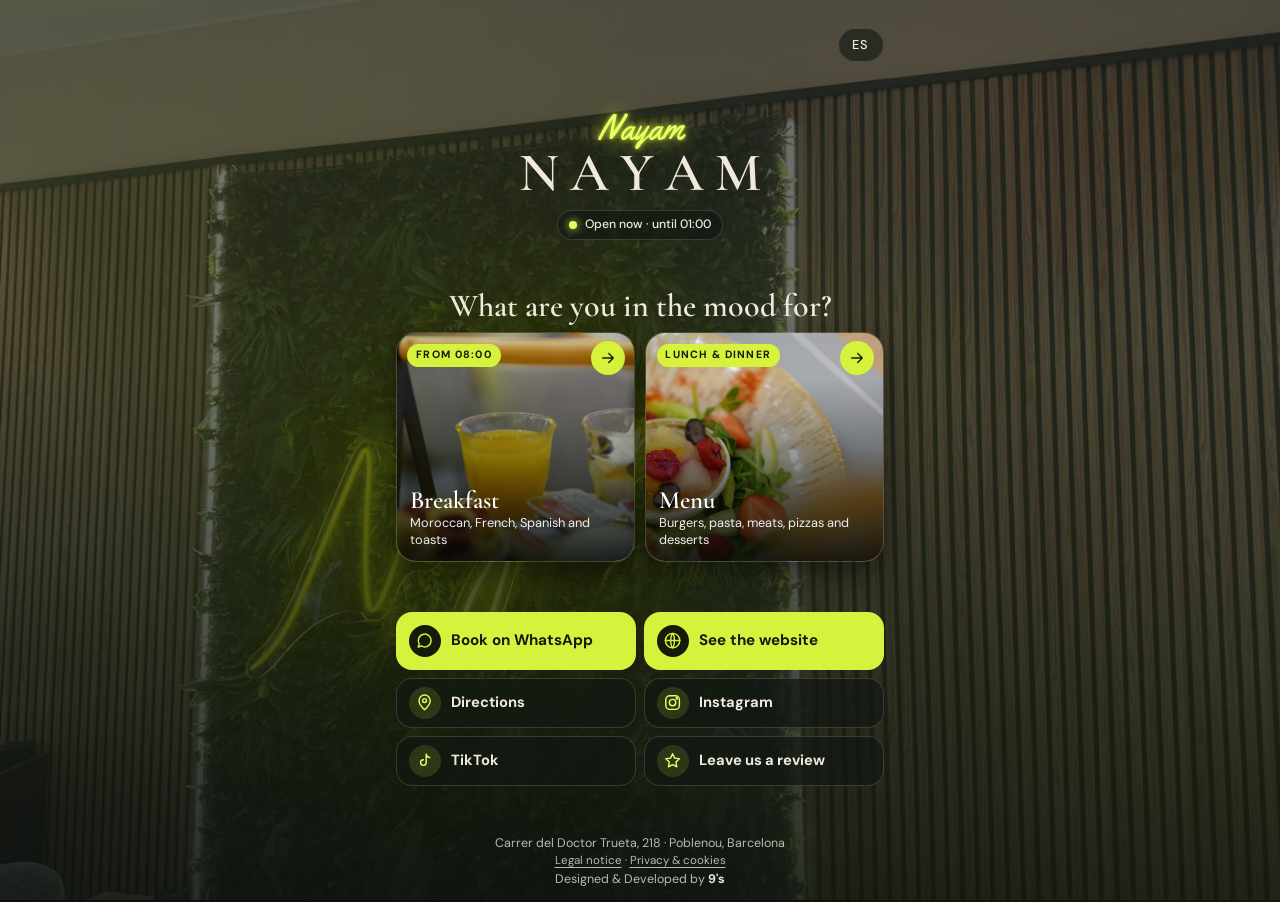
<file: mesa/index.html>
<!doctype html>
<html lang="es"><head><meta charset="utf-8"><meta name="viewport" content="width=device-width, initial-scale=1">
<title>Nayam Restaurante</title>
<meta name="robots" content="noindex">
<meta http-equiv="refresh" content="0; url=../qrmesa/">
</head><body><p><a href="../qrmesa/">Ir a la carta de Nayam / Go to the Nayam menu</a></p></body></html>
</file>
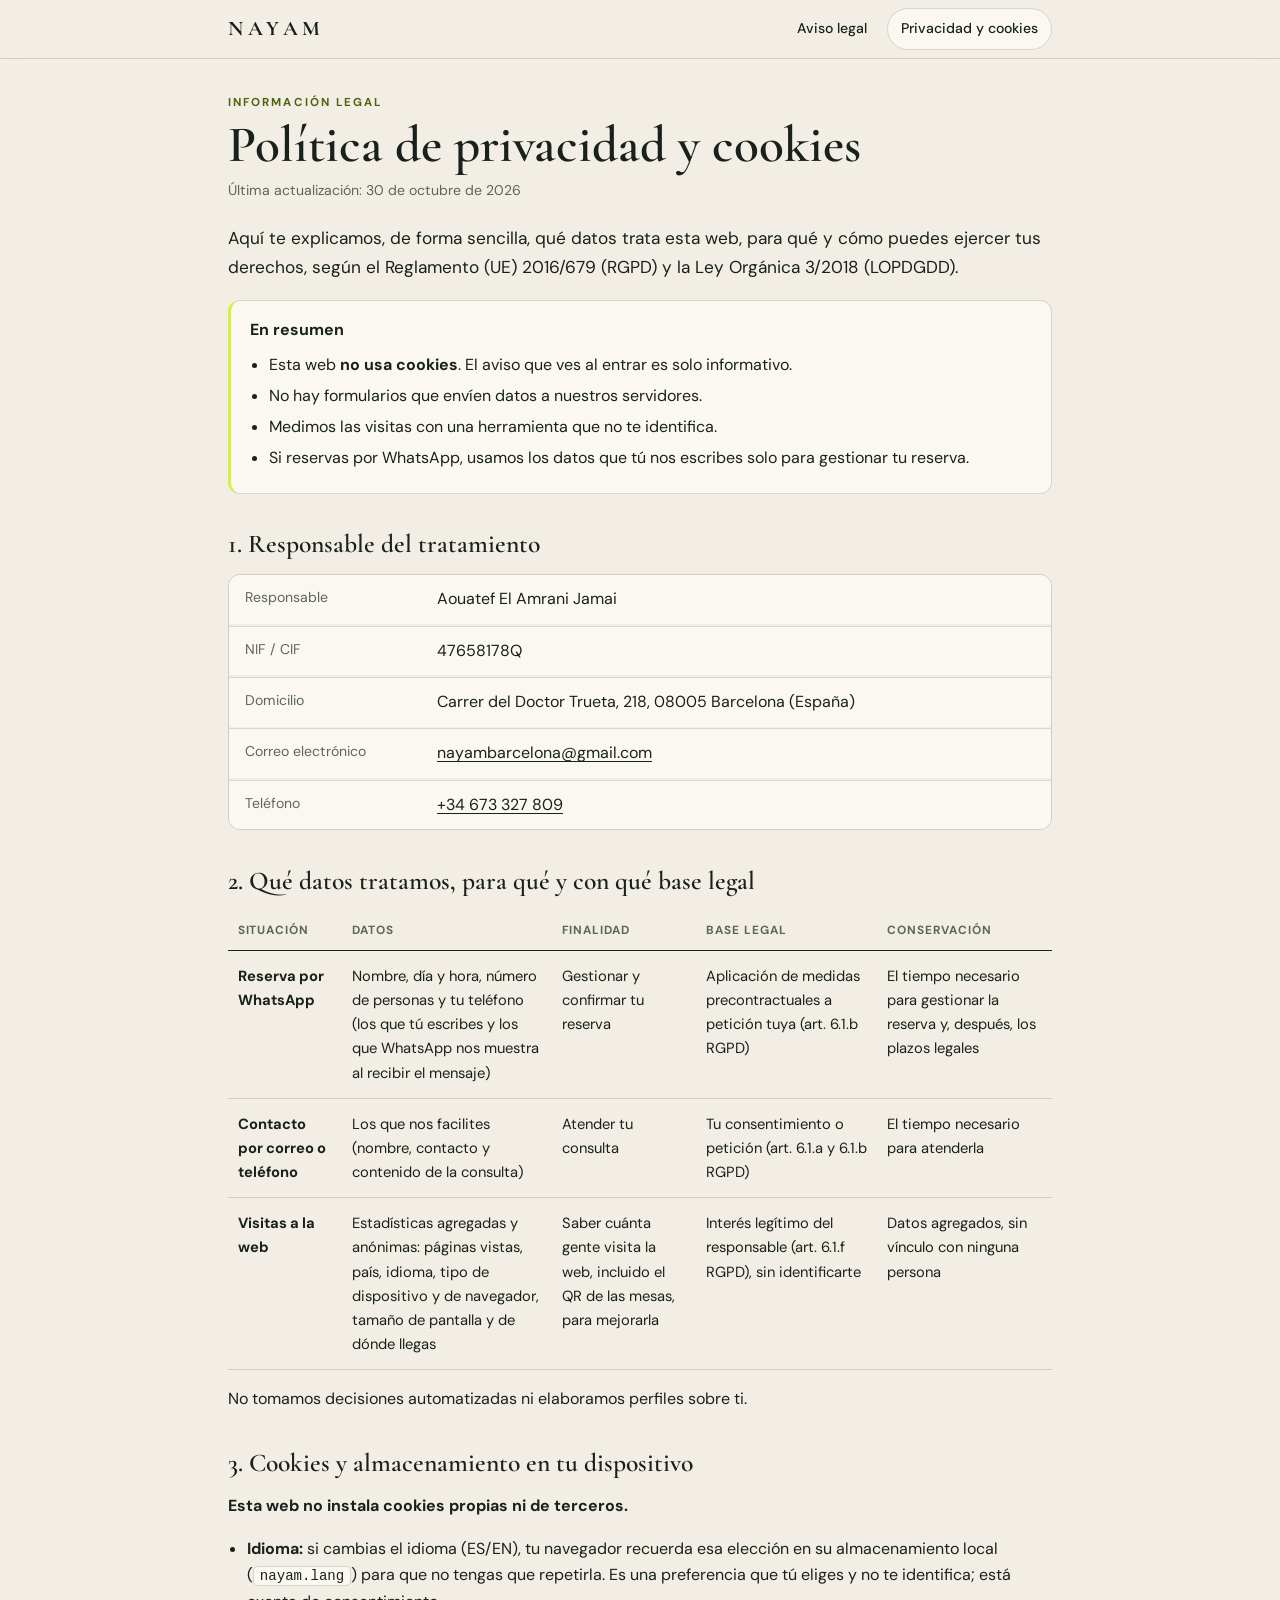
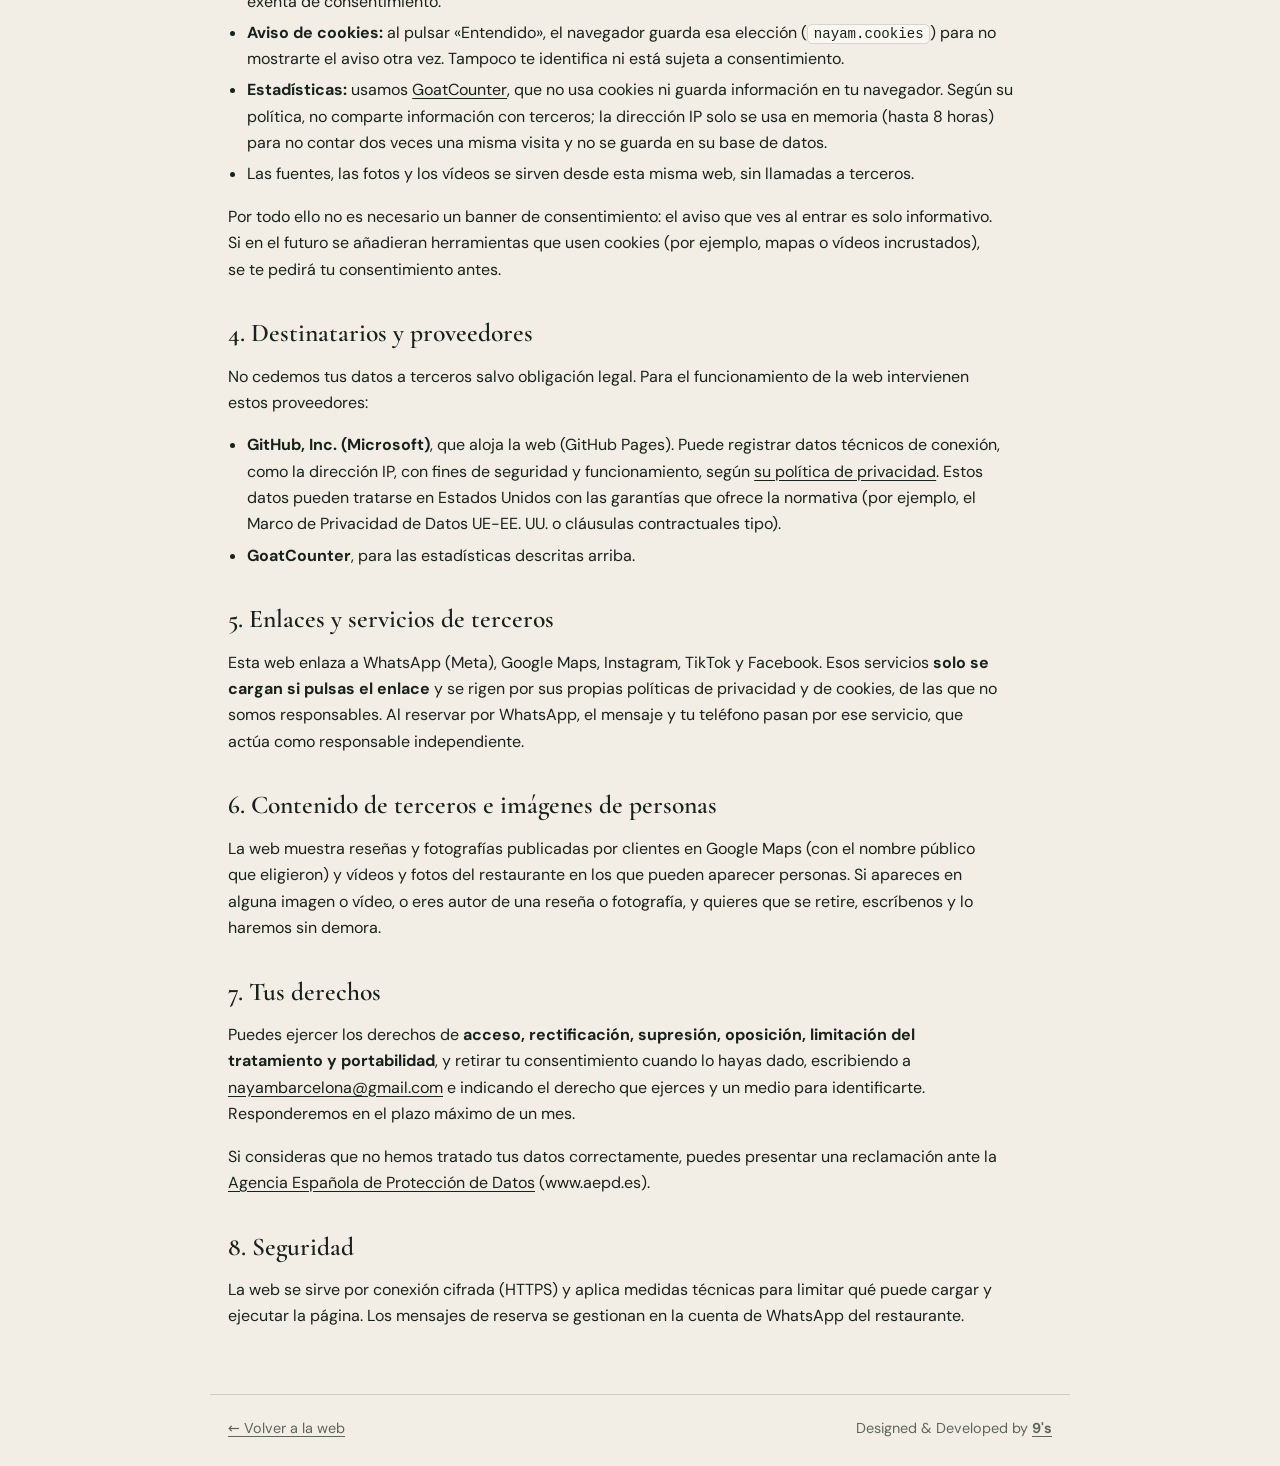
<file: privacidad/index.html>
<!doctype html>
<html lang="es">
<head>
<meta charset="utf-8">
<meta name="viewport" content="width=device-width, initial-scale=1, viewport-fit=cover">
<title>Política de privacidad y cookies · Nayam Restaurante</title>
<meta name="description" content="Política de privacidad y cookies de Nayam Restaurante: qué datos trata la web y cómo ejercer tus derechos.">
<meta name="theme-color" content="#0e1410">
<link rel="canonical" href="https://nayam.site/privacidad/">
<meta http-equiv="Content-Security-Policy" content="default-src 'none'; script-src 'self' https://gc.zgo.at; style-src 'self'; font-src 'self'; img-src 'self' https://nayam.goatcounter.com; connect-src 'self' https://nayam.goatcounter.com; form-action 'none'; base-uri 'none'; object-src 'none'">
<meta name="referrer" content="strict-origin-when-cross-origin">
<link rel="icon" href="/favicon.ico" sizes="48x48">
<link rel="icon" type="image/png" sizes="48x48" href="/assets/icons/icon-48.png">
<link rel="icon" type="image/png" sizes="192x192" href="/assets/icons/icon-192.png">
<link rel="apple-touch-icon" href="/apple-touch-icon.png">
<link rel="stylesheet" href="../css/fonts.css">
<link rel="stylesheet" href="../css/legal.css">
</head>
<body>
<header class="top"><div class="wrap">
  <a class="brand" href="../">NAYAM</a>
  <nav aria-label="Legal"><a href="../aviso-legal/">Aviso legal</a><a href="../privacidad/" aria-current="page">Privacidad y cookies</a></nav>
</div></header>
<main class="wrap doc">
<p class="eyebrow">Información legal</p>
<h1>Política de privacidad y cookies</h1>
<p class="upd">Última actualización: 30 de octubre de 2026</p>
<p class="lead">Aquí te explicamos, de forma sencilla, qué datos trata esta web, para qué y cómo puedes ejercer tus derechos, según el Reglamento (UE) 2016/679 (RGPD) y la Ley Orgánica 3/2018 (LOPDGDD).</p>

<div class="resume">
<b>En resumen</b>
<ul>
<li>Esta web <b>no usa cookies</b>. El aviso que ves al entrar es solo informativo.</li>
<li>No hay formularios que envíen datos a nuestros servidores.</li>
<li>Medimos las visitas con una herramienta que no te identifica.</li>
<li>Si reservas por WhatsApp, usamos los datos que tú nos escribes solo para gestionar tu reserva.</li>
</ul>
</div>

<h2>1. Responsable del tratamiento</h2>
<dl class="facts">
<div><dt>Responsable</dt><dd>Aouatef El Amrani Jamai</dd></div>
<div><dt>NIF / CIF</dt><dd>47658178Q</dd></div>
<div><dt>Domicilio</dt><dd>Carrer del Doctor Trueta, 218, 08005 Barcelona (España)</dd></div>
<div><dt>Correo electrónico</dt><dd><a href="mailto:nayambarcelona@gmail.com">nayambarcelona@gmail.com</a></dd></div>
<div><dt>Teléfono</dt><dd><a href="tel:+34673327809">+34 673 327 809</a></dd></div>
</dl>

<h2>2. Qué datos tratamos, para qué y con qué base legal</h2>
<table class="tbl">
<thead><tr><th>Situación</th><th>Datos</th><th>Finalidad</th><th>Base legal</th><th>Conservación</th></tr></thead>
<tbody>
<tr><td data-l="Situación"><b>Reserva por WhatsApp</b></td><td data-l="Datos">Nombre, día y hora, número de personas y tu teléfono (los que tú escribes y los que WhatsApp nos muestra al recibir el mensaje)</td><td data-l="Finalidad">Gestionar y confirmar tu reserva</td><td data-l="Base legal">Aplicación de medidas precontractuales a petición tuya (art. 6.1.b RGPD)</td><td data-l="Conservación">El tiempo necesario para gestionar la reserva y, después, los plazos legales</td></tr>
<tr><td data-l="Situación"><b>Contacto por correo o teléfono</b></td><td data-l="Datos">Los que nos facilites (nombre, contacto y contenido de la consulta)</td><td data-l="Finalidad">Atender tu consulta</td><td data-l="Base legal">Tu consentimiento o petición (art. 6.1.a y 6.1.b RGPD)</td><td data-l="Conservación">El tiempo necesario para atenderla</td></tr>
<tr><td data-l="Situación"><b>Visitas a la web</b></td><td data-l="Datos">Estadísticas agregadas y anónimas: páginas vistas, país, idioma, tipo de dispositivo y de navegador, tamaño de pantalla y de dónde llegas</td><td data-l="Finalidad">Saber cuánta gente visita la web, incluido el QR de las mesas, para mejorarla</td><td data-l="Base legal">Interés legítimo del responsable (art. 6.1.f RGPD), sin identificarte</td><td data-l="Conservación">Datos agregados, sin vínculo con ninguna persona</td></tr>
</tbody></table>
<p>No tomamos decisiones automatizadas ni elaboramos perfiles sobre ti.</p>

<h2 id="cookies">3. Cookies y almacenamiento en tu dispositivo</h2>
<p><b>Esta web no instala cookies propias ni de terceros.</b></p>
<ul>
<li><b>Idioma:</b> si cambias el idioma (ES/EN), tu navegador recuerda esa elección en su almacenamiento local (<code>nayam.lang</code>) para que no tengas que repetirla. Es una preferencia que tú eliges y no te identifica; está exenta de consentimiento.</li>
<li><b>Aviso de cookies:</b> al pulsar «Entendido», el navegador guarda esa elección (<code>nayam.cookies</code>) para no mostrarte el aviso otra vez. Tampoco te identifica ni está sujeta a consentimiento.</li>
<li><b>Estadísticas:</b> usamos <a href="https://www.goatcounter.com/privacy" target="_blank" rel="noopener noreferrer">GoatCounter</a>, que no usa cookies ni guarda información en tu navegador. Según su política, no comparte información con terceros; la dirección IP solo se usa en memoria (hasta 8 horas) para no contar dos veces una misma visita y no se guarda en su base de datos.</li>
<li>Las fuentes, las fotos y los vídeos se sirven desde esta misma web, sin llamadas a terceros.</li>
</ul>
<p>Por todo ello no es necesario un banner de consentimiento: el aviso que ves al entrar es solo informativo. Si en el futuro se añadieran herramientas que usen cookies (por ejemplo, mapas o vídeos incrustados), se te pedirá tu consentimiento antes.</p>

<h2>4. Destinatarios y proveedores</h2>
<p>No cedemos tus datos a terceros salvo obligación legal. Para el funcionamiento de la web intervienen estos proveedores:</p>
<ul>
<li><b>GitHub, Inc. (Microsoft)</b>, que aloja la web (GitHub Pages). Puede registrar datos técnicos de conexión, como la dirección IP, con fines de seguridad y funcionamiento, según <a href="https://docs.github.com/es/site-policy/privacy-policies/github-general-privacy-statement" target="_blank" rel="noopener noreferrer">su política de privacidad</a>. Estos datos pueden tratarse en Estados Unidos con las garantías que ofrece la normativa (por ejemplo, el Marco de Privacidad de Datos UE-EE. UU. o cláusulas contractuales tipo).</li>
<li><b>GoatCounter</b>, para las estadísticas descritas arriba.</li>
</ul>

<h2>5. Enlaces y servicios de terceros</h2>
<p>Esta web enlaza a WhatsApp (Meta), Google Maps, Instagram, TikTok y Facebook. Esos servicios <b>solo se cargan si pulsas el enlace</b> y se rigen por sus propias políticas de privacidad y de cookies, de las que no somos responsables. Al reservar por WhatsApp, el mensaje y tu teléfono pasan por ese servicio, que actúa como responsable independiente.</p>

<h2>6. Contenido de terceros e imágenes de personas</h2>
<p>La web muestra reseñas y fotografías publicadas por clientes en Google Maps (con el nombre público que eligieron) y vídeos y fotos del restaurante en los que pueden aparecer personas. Si apareces en alguna imagen o vídeo, o eres autor de una reseña o fotografía, y quieres que se retire, escríbenos y lo haremos sin demora.</p>

<h2>7. Tus derechos</h2>
<p>Puedes ejercer los derechos de <b>acceso, rectificación, supresión, oposición, limitación del tratamiento y portabilidad</b>, y retirar tu consentimiento cuando lo hayas dado, escribiendo a <a href="mailto:nayambarcelona@gmail.com">nayambarcelona@gmail.com</a> e indicando el derecho que ejerces y un medio para identificarte. Responderemos en el plazo máximo de un mes.</p>
<p>Si consideras que no hemos tratado tus datos correctamente, puedes presentar una reclamación ante la <a href="https://www.aepd.es" target="_blank" rel="noopener noreferrer">Agencia Española de Protección de Datos</a> (www.aepd.es).</p>

<h2>8. Seguridad</h2>
<p>La web se sirve por conexión cifrada (HTTPS) y aplica medidas técnicas para limitar qué puede cargar y ejecutar la página. Los mensajes de reserva se gestionan en la cuenta de WhatsApp del restaurante.</p>


</main>
<footer class="wrap lfoot"><a href="../">&larr; Volver a la web</a><span>Designed &amp; Developed by <a href="https://webbuild.daylli9s.site" target="_blank" rel="noopener noreferrer"><b>9's</b></a></span></footer>
<script src="../js/cookies.js" data-policy="../privacidad/#cookies" defer></script>
<script data-goatcounter="https://nayam.goatcounter.com/count" async src="https://gc.zgo.at/count.js"></script>
</body>
</html>
</file>
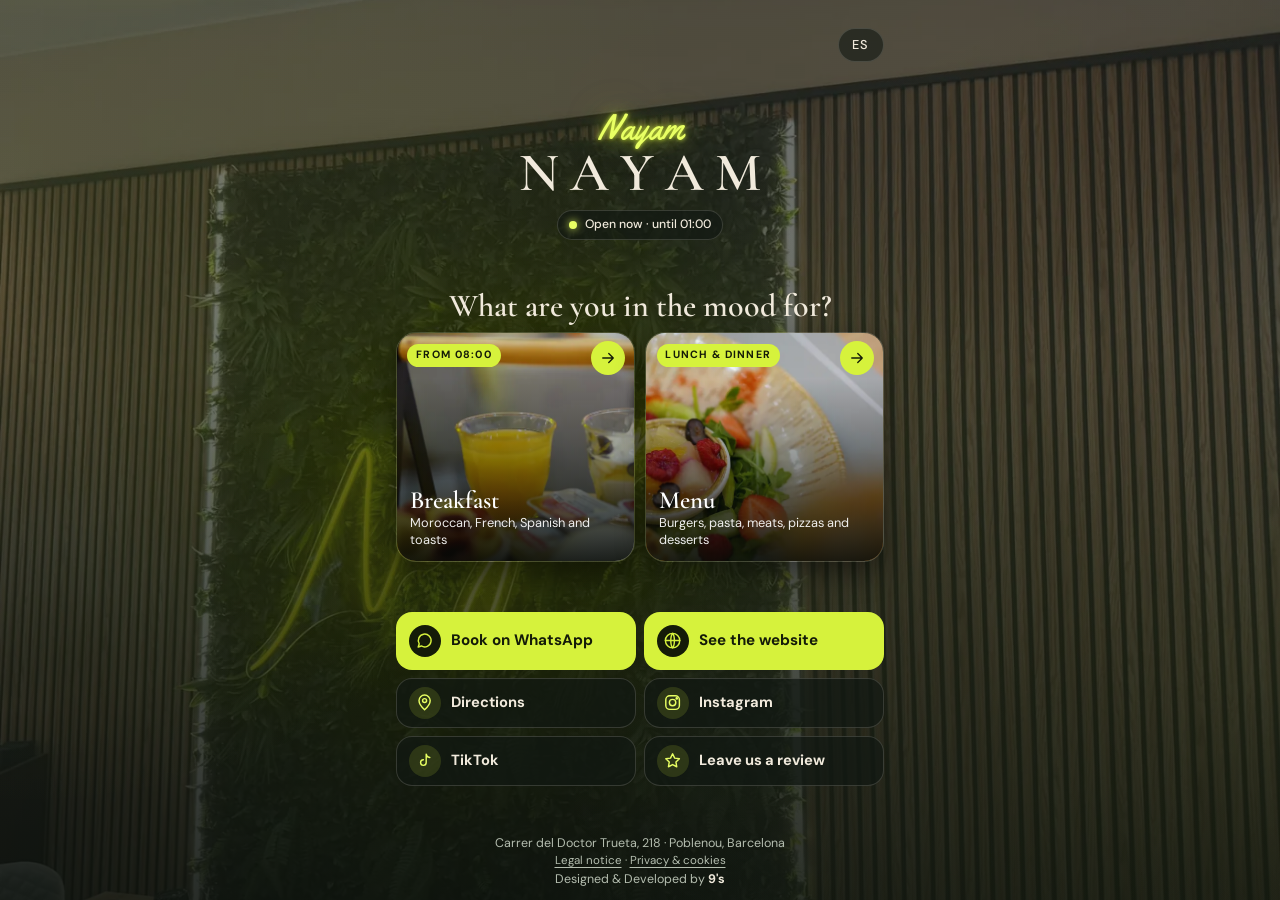
<file: qrmesa/index.html>
<!doctype html>
<html lang="es">
<head>
<meta charset="utf-8">
<meta name="viewport" content="width=device-width, initial-scale=1, viewport-fit=cover">
<title>Nayam Restaurante · Elige tu carta</title>
<meta name="description" content="Desayunos o carta de comida y cena de Nayam, en Poblenou (Barcelona). Elige, reserva por WhatsApp o ven a vernos.">
<meta name="robots" content="noindex, follow">
<meta name="theme-color" content="#0e1410">
<meta http-equiv="Content-Security-Policy" content="default-src 'none'; script-src 'self' https://gc.zgo.at; style-src 'self'; font-src 'self'; img-src 'self' https://nayam.goatcounter.com; connect-src 'self' https://nayam.goatcounter.com; form-action 'none'; base-uri 'none'; object-src 'none'; media-src 'self'">
<meta name="referrer" content="strict-origin-when-cross-origin">
<link rel="icon" href="/favicon.ico" sizes="48x48">
<link rel="icon" type="image/png" sizes="48x48" href="/assets/icons/icon-48.png">
<link rel="icon" type="image/png" sizes="192x192" href="/assets/icons/icon-192.png">
<link rel="apple-touch-icon" href="/apple-touch-icon.png">
<link rel="stylesheet" href="../css/fonts.css">
<link rel="stylesheet" href="../css/qrmesa.css">
</head>
<body>
<div class="bg" aria-hidden="true"><img src="../assets/img/local-neon-l.webp" alt="" fetchpriority="high"><video id="bgvid" muted loop playsinline preload="none" tabindex="-1"></video></div>

<main class="page">
  <div class="top">
    <button class="lang" id="lang" type="button" aria-label="Idioma / Language">EN</button>
  </div>

  <header class="brand">
    <p class="neon" aria-hidden="true">Nayam</p>
    <h1>NAYAM</h1>
    <span class="status" id="status" hidden><i></i><span></span></span>
  </header>

  <section aria-labelledby="q">
    <h2 id="q" data-i18n="ask"></h2>
    <div class="choices">
      <a class="choice" href="../#desayunos">
        <img src="../assets/img/desayuno-nayam-card.webp" alt="" width="480" height="640">
        <video class="cvid" id="cvid" muted loop playsinline preload="metadata" poster="../assets/img/desayuno-nayam-card.webp" aria-hidden="true" tabindex="-1"><source src="../assets/video/desayuno-nayam-loop.mp4" type="video/mp4"></video>
        <span class="chip" data-i18n="bTag"></span>
        <span class="ctx"><b data-i18n="bTitle"></b><small data-i18n="bText"></small></span>
        <span class="go"><svg class="i" viewBox="0 0 24 24" aria-hidden="true"><path d="M5 12h14M13 6l6 6-6 6"/></svg></span>
      </a>
      <a class="choice" href="../#carta">
        <img src="../assets/img/carta-loop-poster.webp" alt="" width="480" height="640">
        <video class="cvid" id="cvid2" muted loop playsinline preload="metadata" poster="../assets/img/carta-loop-poster.webp" aria-hidden="true" tabindex="-1"><source src="../assets/video/carta-loop.mp4" type="video/mp4"></video>
        <span class="chip" data-i18n="fTag"></span>
        <span class="ctx"><b data-i18n="fTitle"></b><small data-i18n="fText"></small></span>
        <span class="go"><svg class="i" viewBox="0 0 24 24" aria-hidden="true"><path d="M5 12h14M13 6l6 6-6 6"/></svg></span>
      </a>
    </div>
  </section>

  <ul class="links">
    <li><a class="lnk main" id="wa" href="https://wa.me/34673327809" target="_blank" rel="noopener noreferrer"><span class="lic"><svg class="i" viewBox="0 0 24 24" aria-hidden="true"><path d="M4 20l1.3-4A8 8 0 1 1 8 18.7L4 20z"/></svg></span><span class="ltx"><b data-i18n="book"></b></span><svg class="i go" viewBox="0 0 24 24" aria-hidden="true"><path d="M5 12h14M13 6l6 6-6 6"/></svg></a></li>
    <li><a class="lnk main" href="../"><span class="lic"><svg class="i" viewBox="0 0 24 24" aria-hidden="true"><circle cx="12" cy="12" r="9"/><path d="M3 12h18M12 3c3 3.2 3 14.8 0 18M12 3c-3 3.2-3 14.8 0 18"/></svg></span><span class="ltx"><b data-i18n="viewWeb"></b></span></a></li>
    <li><a class="lnk" href="https://www.google.com/maps/search/?api=1&amp;query=Nayam+Restaurante+Carrer+del+Doctor+Trueta+218+Barcelona" target="_blank" rel="noopener noreferrer"><span class="lic"><svg class="i" viewBox="0 0 24 24" aria-hidden="true"><path d="M12 21s7-6.2 7-11.5a7 7 0 0 0-14 0C5 14.8 12 21 12 21z"/><circle cx="12" cy="9.5" r="2.5"/></svg></span><span class="ltx"><b data-i18n="map"></b></span><svg class="i go" viewBox="0 0 24 24" aria-hidden="true"><path d="M5 12h14M13 6l6 6-6 6"/></svg></a></li>
    <li><a class="lnk" href="https://www.instagram.com/nayambarcelona" target="_blank" rel="noopener noreferrer"><span class="lic"><svg class="i" viewBox="0 0 24 24" aria-hidden="true"><rect x="3.5" y="3.5" width="17" height="17" rx="5"/><circle cx="12" cy="12" r="4"/><circle cx="17.2" cy="6.8" r=".8" fill="currentColor"/></svg></span><span class="ltx"><b data-i18n="ig"></b></span><svg class="i go" viewBox="0 0 24 24" aria-hidden="true"><path d="M5 12h14M13 6l6 6-6 6"/></svg></a></li>
    <li><a class="lnk" href="https://www.tiktok.com/@nayambarcelona" target="_blank" rel="noopener noreferrer"><span class="lic"><svg class="i" viewBox="0 0 24 24" aria-hidden="true"><path d="M14 4v10.5a3.5 3.5 0 1 1-3.5-3.5M14 4c.4 2.4 2 4 4.5 4.2"/></svg></span><span class="ltx"><b data-i18n="tt"></b></span><svg class="i go" viewBox="0 0 24 24" aria-hidden="true"><path d="M5 12h14M13 6l6 6-6 6"/></svg></a></li>
    <li><a class="lnk" href="https://www.google.com/maps/place//data=!4m3!3m2!1s0x12a4a3aa45550229:0xf9113d32ae199097!12e1?source=g.page.m._&amp;laa=merchant-review-solicitation" target="_blank" rel="noopener noreferrer"><span class="lic"><svg class="i" viewBox="0 0 24 24" aria-hidden="true"><path d="M12 3.5l2.6 5.4 5.9.8-4.3 4.1 1 5.9L12 16.9 6.8 19.7l1-5.9L3.5 9.7l5.9-.8L12 3.5z"/></svg></span><span class="ltx"><b data-i18n="rev"></b></span><svg class="i go" viewBox="0 0 24 24" aria-hidden="true"><path d="M5 12h14M13 6l6 6-6 6"/></svg></a></li>
    
  </ul>

  <footer class="foot">
    <p>Carrer del Doctor Trueta, 218 · Poblenou, Barcelona</p>
    <p class="legal-links"><a href="../aviso-legal/" data-i18n="lAviso"></a> &middot; <a href="../privacidad/" data-i18n="lPriv"></a></p>
    <p class="credit">Designed &amp; Developed by <b>9's</b></p>
  </footer>
</main>

<script src="../js/data.js" defer></script>
<script src="../js/qrmesa.js" defer></script>
<script src="../js/cookies.js" data-policy="../privacidad/#cookies" defer></script>
<script data-goatcounter="https://nayam.goatcounter.com/count" async src="https://gc.zgo.at/count.js"></script>
</body>
</html>
</file>
<file: css/fonts.css>
/* Fuentes alojadas en el propio sitio (sin llamadas a Google, mejor para RGPD). Licencia OFL. */
/* latin-ext */
@font-face {
  font-family: 'Cormorant Garamond';
  font-style: normal;
  font-weight: 500;
  font-display: swap;
  src: url(../assets/fonts/cormorant-garamond-500-latin-ext.woff2) format('woff2');
  unicode-range: U+0100-02BA, U+02BD-02C5, U+02C7-02CC, U+02CE-02D7, U+02DD-02FF, U+0304, U+0308, U+0329, U+1D00-1DBF, U+1E00-1E9F, U+1EF2-1EFF, U+2020, U+20A0-20AB, U+20AD-20C4, U+2113, U+2C60-2C7F, U+A720-A7FF;
}
/* latin */
@font-face {
  font-family: 'Cormorant Garamond';
  font-style: normal;
  font-weight: 500;
  font-display: swap;
  src: url(../assets/fonts/cormorant-garamond-500-latin.woff2) format('woff2');
  unicode-range: U+0000-00FF, U+0131, U+0152-0153, U+02BB-02BC, U+02C6, U+02DA, U+02DC, U+0304, U+0308, U+0329, U+2000-206F, U+20AC, U+2122, U+2191, U+2193, U+2212, U+2215, U+FEFF, U+FFFD;
}
/* latin-ext */
@font-face {
  font-family: 'Cormorant Garamond';
  font-style: normal;
  font-weight: 600;
  font-display: swap;
  src: url(../assets/fonts/cormorant-garamond-500-latin-ext.woff2) format('woff2');
  unicode-range: U+0100-02BA, U+02BD-02C5, U+02C7-02CC, U+02CE-02D7, U+02DD-02FF, U+0304, U+0308, U+0329, U+1D00-1DBF, U+1E00-1E9F, U+1EF2-1EFF, U+2020, U+20A0-20AB, U+20AD-20C4, U+2113, U+2C60-2C7F, U+A720-A7FF;
}
/* latin */
@font-face {
  font-family: 'Cormorant Garamond';
  font-style: normal;
  font-weight: 600;
  font-display: swap;
  src: url(../assets/fonts/cormorant-garamond-500-latin.woff2) format('woff2');
  unicode-range: U+0000-00FF, U+0131, U+0152-0153, U+02BB-02BC, U+02C6, U+02DA, U+02DC, U+0304, U+0308, U+0329, U+2000-206F, U+20AC, U+2122, U+2191, U+2193, U+2212, U+2215, U+FEFF, U+FFFD;
}
/* latin-ext */
@font-face {
  font-family: 'Cormorant Garamond';
  font-style: normal;
  font-weight: 700;
  font-display: swap;
  src: url(../assets/fonts/cormorant-garamond-500-latin-ext.woff2) format('woff2');
  unicode-range: U+0100-02BA, U+02BD-02C5, U+02C7-02CC, U+02CE-02D7, U+02DD-02FF, U+0304, U+0308, U+0329, U+1D00-1DBF, U+1E00-1E9F, U+1EF2-1EFF, U+2020, U+20A0-20AB, U+20AD-20C4, U+2113, U+2C60-2C7F, U+A720-A7FF;
}
/* latin */
@font-face {
  font-family: 'Cormorant Garamond';
  font-style: normal;
  font-weight: 700;
  font-display: swap;
  src: url(../assets/fonts/cormorant-garamond-500-latin.woff2) format('woff2');
  unicode-range: U+0000-00FF, U+0131, U+0152-0153, U+02BB-02BC, U+02C6, U+02DA, U+02DC, U+0304, U+0308, U+0329, U+2000-206F, U+20AC, U+2122, U+2191, U+2193, U+2212, U+2215, U+FEFF, U+FFFD;
}
/* latin-ext */
@font-face {
  font-family: 'DM Sans';
  font-style: normal;
  font-weight: 400;
  font-display: swap;
  src: url(../assets/fonts/dm-sans-400-latin-ext.woff2) format('woff2');
  unicode-range: U+0100-02BA, U+02BD-02C5, U+02C7-02CC, U+02CE-02D7, U+02DD-02FF, U+0304, U+0308, U+0329, U+1D00-1DBF, U+1E00-1E9F, U+1EF2-1EFF, U+2020, U+20A0-20AB, U+20AD-20C4, U+2113, U+2C60-2C7F, U+A720-A7FF;
}
/* latin */
@font-face {
  font-family: 'DM Sans';
  font-style: normal;
  font-weight: 400;
  font-display: swap;
  src: url(../assets/fonts/dm-sans-400-latin.woff2) format('woff2');
  unicode-range: U+0000-00FF, U+0131, U+0152-0153, U+02BB-02BC, U+02C6, U+02DA, U+02DC, U+0304, U+0308, U+0329, U+2000-206F, U+20AC, U+2122, U+2191, U+2193, U+2212, U+2215, U+FEFF, U+FFFD;
}
/* latin-ext */
@font-face {
  font-family: 'DM Sans';
  font-style: normal;
  font-weight: 500;
  font-display: swap;
  src: url(../assets/fonts/dm-sans-400-latin-ext.woff2) format('woff2');
  unicode-range: U+0100-02BA, U+02BD-02C5, U+02C7-02CC, U+02CE-02D7, U+02DD-02FF, U+0304, U+0308, U+0329, U+1D00-1DBF, U+1E00-1E9F, U+1EF2-1EFF, U+2020, U+20A0-20AB, U+20AD-20C4, U+2113, U+2C60-2C7F, U+A720-A7FF;
}
/* latin */
@font-face {
  font-family: 'DM Sans';
  font-style: normal;
  font-weight: 500;
  font-display: swap;
  src: url(../assets/fonts/dm-sans-400-latin.woff2) format('woff2');
  unicode-range: U+0000-00FF, U+0131, U+0152-0153, U+02BB-02BC, U+02C6, U+02DA, U+02DC, U+0304, U+0308, U+0329, U+2000-206F, U+20AC, U+2122, U+2191, U+2193, U+2212, U+2215, U+FEFF, U+FFFD;
}
/* latin-ext */
@font-face {
  font-family: 'DM Sans';
  font-style: normal;
  font-weight: 700;
  font-display: swap;
  src: url(../assets/fonts/dm-sans-400-latin-ext.woff2) format('woff2');
  unicode-range: U+0100-02BA, U+02BD-02C5, U+02C7-02CC, U+02CE-02D7, U+02DD-02FF, U+0304, U+0308, U+0329, U+1D00-1DBF, U+1E00-1E9F, U+1EF2-1EFF, U+2020, U+20A0-20AB, U+20AD-20C4, U+2113, U+2C60-2C7F, U+A720-A7FF;
}
/* latin */
@font-face {
  font-family: 'DM Sans';
  font-style: normal;
  font-weight: 700;
  font-display: swap;
  src: url(../assets/fonts/dm-sans-400-latin.woff2) format('woff2');
  unicode-range: U+0000-00FF, U+0131, U+0152-0153, U+02BB-02BC, U+02C6, U+02DA, U+02DC, U+0304, U+0308, U+0329, U+2000-206F, U+20AC, U+2122, U+2191, U+2193, U+2212, U+2215, U+FEFF, U+FFFD;
}
/* latin-ext */
@font-face {
  font-family: 'Yellowtail';
  font-style: normal;
  font-weight: 400;
  font-display: swap;
  src: url(../assets/fonts/yellowtail-400-latin-ext.woff2) format('woff2');
  unicode-range: U+0100-02BA, U+02BD-02C5, U+02C7-02CC, U+02CE-02D7, U+02DD-02FF, U+0304, U+0308, U+0329, U+1D00-1DBF, U+1E00-1E9F, U+1EF2-1EFF, U+2020, U+20A0-20AB, U+20AD-20C4, U+2113, U+2C60-2C7F, U+A720-A7FF;
}
/* latin */
@font-face {
  font-family: 'Yellowtail';
  font-style: normal;
  font-weight: 400;
  font-display: swap;
  src: url(../assets/fonts/yellowtail-400-latin.woff2) format('woff2');
  unicode-range: U+0000-00FF, U+0131, U+0152-0153, U+02BB-02BC, U+02C6, U+02DA, U+02DC, U+0304, U+0308, U+0329, U+2000-206F, U+20AC, U+2122, U+2191, U+2193, U+2212, U+2215, U+FEFF, U+FFFD;
}
</file>
<file: css/legal.css>
/* Páginas legales: aviso legal y política de privacidad. Texto legible, mismo estilo oscuro de la web. */
:root{--bg:#0e1410;--surface:#161f19;--fg:#f1eadc;--muted:#b4bdaf;--line:rgba(241,234,220,.16);--accent:#d6f23c;--accent-ink:#141b08;
  --f-display:"Cormorant Garamond","Goudy Old Style",Georgia,serif;--f-body:"DM Sans",system-ui,-apple-system,"Segoe UI",sans-serif;color-scheme:dark}
@media(prefers-color-scheme:light){:root:not([data-theme="dark"]){--bg:#f3eee5;--surface:#fbf8f2;--fg:#18211b;--muted:#5d665b;--line:rgba(24,33,27,.16);color-scheme:light}}
*{box-sizing:border-box}
body{margin:0;background:var(--bg);color:var(--fg);font:400 16px/1.65 var(--f-body);-webkit-font-smoothing:antialiased}
a{color:inherit;text-underline-offset:3px}
:focus-visible{outline:2px solid var(--accent);outline-offset:3px;border-radius:6px}
.wrap{max-width:860px;margin-inline:auto;padding-left:max(18px,env(safe-area-inset-left,0px));padding-right:max(18px,env(safe-area-inset-right,0px))}
.top{position:sticky;top:0;z-index:5;background:color-mix(in srgb,var(--bg) 92%,transparent);-webkit-backdrop-filter:blur(10px);backdrop-filter:blur(10px);border-bottom:1px solid var(--line);padding-top:env(safe-area-inset-top,0px)}
.top .wrap{display:flex;align-items:center;justify-content:space-between;gap:1rem;min-height:58px;flex-wrap:wrap}
.brand{font:700 1.3rem/1 var(--f-display);letter-spacing:.22em;text-decoration:none}
.top nav{display:flex;gap:.4rem;flex-wrap:wrap}
.top nav a{font-size:.88rem;font-weight:500;text-decoration:none;padding:.5rem .8rem;border-radius:99px;border:1px solid transparent}
.top nav a[aria-current="page"]{border-color:var(--line);background:var(--surface)}
.doc{padding-block:2.4rem 3rem}
.eyebrow{margin:0;font:700 .72rem/1 var(--f-body);letter-spacing:.18em;text-transform:uppercase;color:var(--accent)}
@media(prefers-color-scheme:light){.eyebrow{color:#4d6410}}
h1{font:600 clamp(2.2rem,7vw,3.2rem)/1.05 var(--f-display);margin:.6rem 0 .4rem;text-wrap:balance}
h2{font:600 1.6rem/1.15 var(--f-display);margin:2.2rem 0 .6rem}
p,li{max-width:70ch}
.upd{color:var(--muted);font-size:.88rem;margin:0 0 1.4rem}
.lead{font-size:1.08rem}
ul{padding-left:1.2rem}li{margin:.3rem 0}
code{font-family:ui-monospace,Menlo,monospace;font-size:.88em;background:var(--surface);border:1px solid var(--line);padding:.05rem .35rem;border-radius:5px}
.resume{background:var(--surface);border:1px solid var(--line);border-left:3px solid var(--accent);border-radius:12px;padding:1rem 1.2rem;margin:1.2rem 0}
.resume ul{margin:.5rem 0 0}
.facts{margin:1rem 0;display:grid;gap:.1rem;border:1px solid var(--line);border-radius:12px;overflow:hidden}
.facts div{display:grid;grid-template-columns:11rem 1fr;gap:1rem;padding:.7rem 1rem;background:var(--surface)}
.facts div+div{border-top:1px solid var(--line)}
.facts dt{color:var(--muted);font-size:.88rem}.facts dd{margin:0;overflow-wrap:anywhere}
.tbl{width:100%;border-collapse:collapse;font-size:.92rem;margin:1rem 0}
.tbl th{text-align:left;font-size:.74rem;letter-spacing:.08em;text-transform:uppercase;color:var(--muted);padding:.6rem;border-bottom:1.5px solid var(--fg)}
.tbl td{padding:.8rem .6rem;border-bottom:1px solid var(--line);vertical-align:top}
.lfoot{display:flex;justify-content:space-between;flex-wrap:wrap;gap:.6rem 1.5rem;padding-block:1.4rem calc(1.6rem + env(safe-area-inset-bottom,0px));border-top:1px solid var(--line);color:var(--muted);font-size:.9rem}
@media(max-width:700px){
  .facts div{grid-template-columns:1fr;gap:.1rem}
  .tbl thead{display:none}
  .tbl,.tbl tbody,.tbl tr,.tbl td{display:block;width:100%}
  .tbl tr{border:1px solid var(--line);border-radius:12px;background:var(--surface);margin:0 0 .8rem;padding:.4rem .2rem}
  .tbl td{border:0;padding:.35rem .8rem}
  .tbl td::before{content:attr(data-l);display:block;font-size:.7rem;letter-spacing:.1em;text-transform:uppercase;color:var(--muted)}
}

.nf{min-height:60vh}
.nfb{display:flex;flex-wrap:wrap;gap:.7rem;margin-top:1.4rem}
.nfbtn{display:inline-flex;align-items:center;min-height:46px;padding:.8rem 1.4rem;border-radius:99px;background:var(--accent);color:var(--accent-ink);font-weight:700;text-decoration:none}
.nfbtn.ghost{background:transparent;color:var(--fg);border:1.5px solid var(--line)}
</file>
<file: css/qrmesa.css>
/* Página del QR de las mesas: elegir Desayunos o Carta. Todo cabe en una pantalla de móvil, sin bajar. */
:root{
  --bg:#0b100c;--fg:#f1eadc;--muted:#b4bdaf;--line:rgba(241,234,220,.16);
  --surface:rgba(17,24,19,.72);--accent:#d6f23c;--accent-ink:#141b08;--neon:#e8ff63;
  --f-display:"Cormorant Garamond","Goudy Old Style",Georgia,serif;
  --f-script:"Yellowtail","Brush Script MT",cursive;
  --f-body:"DM Sans",system-ui,-apple-system,"Segoe UI",sans-serif;
  color-scheme:dark;
}
*{box-sizing:border-box}
html{background:var(--bg);height:100%}
body{margin:0;background:transparent;color:var(--fg);font:400 16px/1.45 var(--f-body);-webkit-font-smoothing:antialiased;min-height:100%}
a{color:inherit}
:focus-visible{outline:2px solid var(--accent);outline-offset:3px;border-radius:8px}
img{display:block;max-width:100%}
svg.i{width:1.2em;height:1.2em;fill:none;stroke:currentColor;stroke-width:1.8;stroke-linecap:round;stroke-linejoin:round;flex:none}

.bg{position:fixed;inset:0;z-index:-1;background:var(--bg)}
.bg img,.bg video{width:100%;height:100%;object-fit:cover;object-position:50% 40%;opacity:.8}
.bg video{position:absolute;inset:0;opacity:0;transition:opacity 1.2s ease}
.bg video.on{opacity:1}
.bg::after{content:"";position:absolute;inset:0;background:linear-gradient(180deg,rgba(11,16,12,.5) 0%,rgba(11,16,12,.5) 40%,rgba(11,16,12,.85) 100%)}

/* una sola pantalla: el contenido se reparte por la altura disponible */
.page{max-width:520px;margin-inline:auto;min-height:100vh;min-height:100dvh;
  padding:max(12px,env(safe-area-inset-top,0px)) max(16px,env(safe-area-inset-right,0px)) max(12px,env(safe-area-inset-bottom,0px)) max(16px,env(safe-area-inset-left,0px));
  display:flex;flex-direction:column;justify-content:space-between;gap:.7rem}
.top{display:flex;justify-content:flex-end;align-items:center}
.lang{font:500 .8rem/1 var(--f-body);text-decoration:none;color:var(--fg);background:rgba(17,24,19,.6);border:1px solid var(--line);border-radius:99px;padding:.6rem .85rem;-webkit-backdrop-filter:blur(8px);backdrop-filter:blur(8px)}
.lang{letter-spacing:.08em;cursor:pointer}

.brand{display:flex;flex-direction:column;align-items:center;text-align:center;gap:.1rem}
.neon{margin:0;font:400 2.1rem/1 var(--f-script);color:var(--neon);text-shadow:0 0 4px rgba(214,242,60,.9),0 0 18px rgba(214,242,60,.55),0 0 42px rgba(214,242,60,.35)}
.brand h1{margin:0;font:600 clamp(2.4rem,12vw,3.4rem)/1 var(--f-display);letter-spacing:.2em;margin-right:-.2em}
.status{display:inline-flex;align-items:center;gap:.45rem;margin-top:.5rem;font-size:.76rem;font-weight:500;background:rgba(17,24,19,.65);border:1px solid var(--line);padding:.32rem .7rem;border-radius:99px}
.status i{width:.5rem;height:.5rem;border-radius:50%;background:var(--neon);box-shadow:0 0 8px var(--neon)}
.status.closed i{background:#e58b6a;box-shadow:none}

h2{margin:0 0 .6rem;font:600 clamp(1.6rem,7vw,2rem)/1.05 var(--f-display);text-align:center;text-wrap:balance}

.choices{display:grid;grid-template-columns:1fr 1fr;gap:.65rem}
.choice{position:relative;isolation:isolate;display:flex;align-items:flex-end;min-height:clamp(150px,26vh,230px);border-radius:20px;overflow:hidden;text-decoration:none;color:#fff;border:1px solid var(--line);box-shadow:0 12px 28px rgba(0,0,0,.45)}
.choice img,.choice video{position:absolute;inset:0;width:100%;height:100%;object-fit:cover;z-index:-2}
.choice::after{content:"";position:absolute;inset:0;z-index:-1;background:linear-gradient(180deg,rgba(0,0,0,.05) 20%,rgba(6,10,7,.9) 100%)}
.chip{position:absolute;top:.65rem;left:.65rem;font:700 .66rem/1 var(--f-body);letter-spacing:.12em;text-transform:uppercase;background:var(--accent);color:var(--accent-ink);padding:.4rem .55rem;border-radius:99px}
.ctx{display:flex;flex-direction:column;gap:.15rem;padding:.8rem .75rem .8rem .8rem;min-width:0}
.ctx b{font:600 1.55rem/1 var(--f-display)}
.ctx small{font-size:.8rem;opacity:.92;line-height:1.3}
.go{position:absolute;top:.5rem;right:.55rem;width:34px;height:34px;border-radius:50%;background:var(--accent);color:var(--accent-ink);display:grid;place-items:center}
.go .i{width:18px;height:18px}
.choice:active .go{transform:scale(.94)}

.links{list-style:none;margin:0;padding:0;display:grid;grid-template-columns:1fr 1fr;gap:.5rem}
.links li:nth-child(1),.links li:nth-child(2){grid-column:auto}
.lnk{display:flex;align-items:center;gap:.65rem;min-height:50px;padding:.45rem .75rem;border-radius:16px;background:var(--surface);border:1px solid var(--line);text-decoration:none;-webkit-backdrop-filter:blur(8px);backdrop-filter:blur(8px)}
.lnk .lic{width:2rem;height:2rem;border-radius:50%;background:rgba(214,242,60,.14);color:var(--neon);display:grid;place-items:center;flex:none}
.lnk .ltx{display:flex;flex-direction:column;min-width:0;margin-right:auto;line-height:1.2}
.lnk b{font-weight:700;font-size:.92rem}
.lnk small{color:var(--muted);font-size:.8rem}
.lnk svg.go{display:none}
.lnk.main{min-height:58px;background:var(--accent);color:var(--accent-ink);border-color:transparent}
.lnk.main .lic{background:var(--accent-ink);color:var(--accent)}
.lnk.main b{font-size:.95rem;line-height:1.15}
.lnk.main{height:100%}
.lnk.main small{color:rgba(20,27,8,.78)}

.foot{text-align:center;color:var(--muted);font-size:.78rem;line-height:1.35}
.foot p{margin:0}
.credit{margin-top:.15rem!important}
.credit b{color:var(--fg)}

/* móviles bajos (iPhone SE, pantallas pequeñas): se aprieta un poco más */
@media(max-height:720px){
  .neon{font-size:1.7rem}.brand h1{font-size:2.3rem}.status{margin-top:.35rem}
  h2{font-size:1.45rem;margin-bottom:.45rem}
  .choice{min-height:140px}.ctx b{font-size:1.35rem}
  .lnk{min-height:44px}.lnk.main{min-height:50px}.lnk .lic{width:1.8rem;height:1.8rem}
  .page{gap:.5rem}
}
/* pantallas muy bajas (ordenador con ventana baja, móvil en horizontal) */
@media(max-height:600px){
  .page{gap:.4rem}
  .neon{font-size:1.3rem}.brand h1{font-size:1.9rem}.status{display:none}
  h2{font-size:1.3rem;margin-bottom:.35rem}
  .choice{min-height:104px}.ctx small{display:none}.ctx{padding-bottom:.6rem}
  .lnk{min-height:40px}.lnk.main{min-height:46px}.lnk .lic{width:1.6rem;height:1.6rem}
}
@media(min-width:760px){
  .page{padding-top:max(28px,env(safe-area-inset-top,0px))}
  .lnk,.choice{transition:transform .2s ease,border-color .2s ease}
  .lnk:hover,.choice:hover{transform:translateY(-3px);border-color:rgba(214,242,60,.5)}
}
@media(prefers-reduced-motion:no-preference){
  /* fondo: foto con zoom lento y dos focos de luz lima que flotan */
  .bg img{animation:drift 22s ease-in-out infinite alternate}
  .bg::before{content:"";position:absolute;inset:-25%;z-index:1;pointer-events:none;
    background:radial-gradient(circle at 18% 28%,rgba(214,242,60,.07),transparent 36%),radial-gradient(circle at 82% 66%,rgba(214,242,60,.05),transparent 40%);
    animation:orb 16s ease-in-out infinite alternate}
  /* entrada escalonada */
  .brand,.choice,.links li,.foot,.top{animation:rise .7s cubic-bezier(.2,.8,.3,1) both}
  h2{animation:rise .7s cubic-bezier(.2,.8,.3,1) .1s both}
  .choice:nth-child(1){animation-delay:.18s}.choice:nth-child(2){animation-delay:.3s}
  .links li:nth-child(1){animation-delay:.42s}.links li:nth-child(2){animation-delay:.48s}.links li:nth-child(3){animation-delay:.54s}
  .links li:nth-child(4){animation-delay:.6s}.links li:nth-child(5){animation-delay:.66s}.links li:nth-child(6){animation-delay:.72s}
  .foot{animation-delay:.8s}
  /* logo: el neón se enciende y luego parpadea; NAYAM sube letra a letra */
  .brand{animation:none}
  .neon{animation:ignite 1.5s ease-out both,flicker 7s linear 1.5s infinite}
  .brand h1 .ch{display:inline-block;animation:chIn .7s cubic-bezier(.2,.9,.3,1) both;animation-delay:calc(.25s + var(--i)*.08s)}
  .status{animation:rise .7s ease .7s both}
  .status i{animation:ping 2.4s ease-out infinite}
  /* tarjetas: foto con zoom lento, brillo que las recorre y flecha que invita a tocar */
  .choice img{animation:kb 14s ease-in-out infinite alternate}
  .choice:nth-child(2) img{animation-delay:-7s}
  .choice::before{content:"";position:absolute;inset:0;z-index:0;pointer-events:none;background:linear-gradient(105deg,transparent 38%,rgba(255,255,255,.2) 50%,transparent 62%);transform:translateX(-130%);animation:sweep 7s ease-in-out 1.6s infinite}
  .choice:nth-child(2)::before{animation-delay:3.4s}
  .go .i{animation:nudge 2.2s ease-in-out infinite}
  /* botones principales: el de WhatsApp late suavemente y los dos tienen brillo */
  .lnk.main{position:relative;overflow:hidden}
  .lnk.main::after{content:"";position:absolute;inset:0;pointer-events:none;background:linear-gradient(105deg,transparent 40%,rgba(255,255,255,.55) 50%,transparent 60%);transform:translateX(-130%);animation:sweep 6s ease-in-out 2.2s infinite}
  /* al tocar, todo responde */
  .choice,.lnk,.lang{transition:transform .15s ease}
  .choice:active,.lnk:active,.lang:active{transform:scale(.97)}
}
@keyframes drift{from{transform:scale(1)}to{transform:scale(1.09)}}
@keyframes rise{from{opacity:0;transform:translateY(14px)}to{opacity:1;transform:none}}
@keyframes flicker{0%,18%,22%,62%,66%,100%{opacity:1}20%,64%{opacity:.55}21%,65%{opacity:.9}}
@keyframes orb{from{transform:translate3d(-4%,-3%,0) scale(1)}to{transform:translate3d(5%,4%,0) scale(1.15)}}
@keyframes ignite{0%{opacity:0;filter:blur(6px)}12%{opacity:.9}18%{opacity:.2}28%{opacity:1}36%{opacity:.4}50%,100%{opacity:1;filter:blur(0)}}
@keyframes chIn{from{opacity:0;transform:translateY(.55em) scale(.85);filter:blur(5px)}to{opacity:1;transform:none;filter:blur(0)}}
@keyframes kb{from{transform:scale(1)}to{transform:scale(1.12)}}
@keyframes sweep{0%{transform:translateX(-130%)}28%,100%{transform:translateX(130%)}}
@keyframes nudge{0%,100%{transform:translateX(0)}50%{transform:translateX(3px)}}
@keyframes ping{0%{box-shadow:0 0 0 0 rgba(232,255,99,.7)}70%,100%{box-shadow:0 0 0 8px rgba(232,255,99,0)}}

.choice video{display:block;opacity:0;transition:opacity .8s ease}
.choice video.on{opacity:1}

.legal-links{margin:.1rem 0 0!important;font-size:.72rem}
.legal-links a{color:var(--muted);text-underline-offset:3px}
</file>
<file: css/styles.css>
/* Layout: long one-page restaurant site. Photo hero, the three moments of the day, dish strip, the full
   carta with sticky category chips and photo lightbox, reviews, the room, a WhatsApp booking form, visit info. */
:root{
  --bg:#f3eee5;          /* plaster wall */
  --surface:#fbf8f2;
  --surface2:#e9e2d4;
  --fg:#18211b;          /* plant-wall green, almost black */
  --muted:#5d665b;
  --line:rgba(24,33,27,.14);
  --accent:#d6f23c;      /* neon sign */
  --accent-ink:#141b08;
  --accent-text:#4d6410;
  --caramel:#a8683a;     /* banquette */
  --hero-fg:#f6f0e4;
  --shadow:0 10px 30px rgba(24,33,27,.12);
  --f-display:"Cormorant Garamond","Goudy Old Style",Georgia,serif;
  --f-script:"Yellowtail","Brush Script MT",cursive;
  --f-body:"DM Sans",system-ui,-apple-system,"Segoe UI",sans-serif;
}
@media (prefers-color-scheme: dark){
  :root:not([data-theme="light"]){
    --bg:#0e1410;--surface:#161f19;--surface2:#1f2b23;--fg:#f1eadc;--muted:#a3ad9f;
    --line:rgba(241,234,220,.14);--accent-text:#d6f23c;--caramel:#d29a69;--shadow:0 10px 30px rgba(0,0,0,.45);
    color-scheme:dark;
  }
}
:root[data-theme="dark"]{
  --bg:#0e1410;--surface:#161f19;--surface2:#1f2b23;--fg:#f1eadc;--muted:#a3ad9f;
  --line:rgba(241,234,220,.14);--accent-text:#d6f23c;--caramel:#d29a69;--shadow:0 10px 30px rgba(0,0,0,.45);
  color-scheme:dark;
}
[hidden]{display:none!important}
*{box-sizing:border-box}
body{margin:0}
html{scroll-behavior:smooth;padding-top:env(safe-area-inset-top,0px)}
body{background:var(--bg);color:var(--fg);font:400 16px/1.55 var(--f-body);padding-bottom:env(safe-area-inset-bottom,0px);-webkit-font-smoothing:antialiased}
body::before{content:"";position:fixed;inset:0 0 auto;height:env(safe-area-inset-top,0px);z-index:40;background:var(--bg)}
body.lock{overflow:hidden}
img{display:block;max-width:100%}
button{font:inherit;color:inherit;cursor:pointer}
a{color:inherit}
:focus-visible{outline:2px solid var(--accent-text);outline-offset:3px;border-radius:6px}
.wrap{max-width:1160px;margin-inline:auto;padding-left:max(16px,env(safe-area-inset-left,0px));padding-right:max(16px,env(safe-area-inset-right,0px))}
.eyebrow{font:700 .72rem/1 var(--f-body);letter-spacing:.18em;text-transform:uppercase;color:var(--accent-text)}
h2{font:600 clamp(2.1rem,6vw,3.4rem)/1.04 var(--f-display);margin:.55rem 0 0;text-wrap:balance}
.sr{position:absolute;width:1px;height:1px;overflow:hidden;clip:rect(0 0 0 0);white-space:nowrap}
section{padding-block:clamp(56px,9vw,104px) 0;scroll-margin-top:calc(var(--hh,58px) + env(safe-area-inset-top,0px))}
.head{display:flex;flex-direction:column;gap:.4rem;margin-bottom:1.6rem}
.head p{margin:.4rem 0 0;color:var(--muted);max-width:56ch}
svg.i{width:1.25em;height:1.25em;fill:none;stroke:currentColor;stroke-width:1.7;stroke-linecap:round;stroke-linejoin:round;flex:none}

/* header */
.top{position:sticky;top:env(safe-area-inset-top,0px);z-index:30;background:color-mix(in srgb,var(--bg) 90%,transparent);
  -webkit-backdrop-filter:blur(12px);backdrop-filter:blur(12px);border-bottom:1px solid var(--line)}
.top .wrap{display:flex;align-items:center;gap:.6rem;min-height:60px}
.brand{font:700 1.4rem/1 var(--f-display);letter-spacing:.22em;text-decoration:none;margin-right:auto}
.nav{display:none;gap:.2rem}
.nav a{text-decoration:none;font-weight:500;font-size:.92rem;padding:.55rem .8rem;border-radius:99px}
.nav a:hover{background:var(--surface2)}
.pill{display:inline-flex;align-items:center;gap:.5rem;border:1px solid var(--line);background:var(--surface);border-radius:99px;padding:.55rem .85rem;font-weight:500;font-size:.88rem;line-height:1;text-decoration:none}
.lang{letter-spacing:.08em}
.book{background:var(--accent);color:var(--accent-ink);border-color:transparent;font-weight:700}
.burger{width:42px;height:42px;padding:0;justify-content:center}
.mnav{border-top:1px solid var(--line);padding-block:.5rem .9rem}
.mnav a{display:block;padding:.8rem .2rem;font:600 1.5rem/1.1 var(--f-display);text-decoration:none;border-bottom:1px solid var(--line)}
@media(min-width:900px){.nav{display:flex}.burger{display:none}.mnav{display:none!important}}

/* hero */
.hero{position:relative;isolation:isolate;color:var(--hero-fg);overflow:hidden}
.hero .slides{position:absolute;inset:0;z-index:-2}
.hero .slides img{position:absolute;inset:0;width:100%;height:100%;object-fit:cover;object-position:50% 40%;opacity:0;transform:scale(1);transition:opacity 1.6s ease}
.hero .slides img.on{opacity:1;animation:kenburns 9s ease-out both}
.hero::after{content:"";position:absolute;inset:0;z-index:-1;background:linear-gradient(180deg,rgba(11,16,12,.55) 0%,rgba(11,16,12,.5) 50%,rgba(11,16,12,.72) 88%,var(--bg) 100%)}
.hero .wrap{padding-block:clamp(70px,13vw,150px) 96px;display:flex;flex-direction:column;align-items:flex-start;gap:1rem}
.neon{font:400 clamp(2rem,7vw,3.2rem)/1 var(--f-script);color:#e8ff63;margin:0;
  text-shadow:0 0 4px rgba(214,242,60,.9),0 0 18px rgba(214,242,60,.55),0 0 42px rgba(214,242,60,.35)}
.hero h1{font:600 clamp(2.7rem,9.5vw,6rem)/.98 var(--f-display);margin:0;max-width:15ch;text-wrap:balance}
.hero p.lead{max-width:44ch;font-size:1.1rem;margin:0;opacity:.94}
.chips{display:flex;flex-wrap:wrap;gap:.5rem}
.chip{display:inline-flex;align-items:center;gap:.5rem;font-size:.85rem;font-weight:500;background:rgba(11,16,12,.55);border:1px solid rgba(246,240,228,.25);padding:.4rem .8rem;border-radius:99px;color:var(--hero-fg);text-decoration:none}
.chip i{width:.55rem;height:.55rem;border-radius:50%;background:#e8ff63;box-shadow:0 0 8px #e8ff63}
.chip.closed i{background:#e58b6a;box-shadow:none}
.chip .st{color:#e8ff63;letter-spacing:.1em}
.cta{display:flex;flex-wrap:wrap;gap:.6rem;margin-top:.4rem}
.btn{display:inline-flex;align-items:center;justify-content:center;gap:.55rem;border-radius:99px;padding:.9rem 1.4rem;font-weight:700;font-size:.95rem;line-height:1;text-decoration:none;border:1.5px solid transparent;transition:transform .15s}
.btn:active{transform:scale(.98)}
.btn.primary{background:var(--accent);color:var(--accent-ink)}
.btn.ghost{border-color:rgba(246,240,228,.55);color:var(--hero-fg)}
.btn.solid{background:var(--fg);color:var(--bg)}
.btn.line{border-color:var(--line);color:var(--fg)}

/* moments */
.moments{display:grid;gap:1rem;grid-template-columns:1fr}
@media(min-width:760px){.moments{grid-template-columns:repeat(3,1fr)}}
.moment{position:relative;border-radius:22px;overflow:hidden;min-height:340px;display:flex;align-items:flex-end;color:var(--hero-fg);isolation:isolate;text-decoration:none}
.moment img{position:absolute;inset:0;width:100%;height:100%;object-fit:cover;z-index:-2;transition:transform .5s}
.moment:hover img{transform:scale(1.04)}
.moment::after{content:"";position:absolute;inset:0;z-index:-1;background:linear-gradient(180deg,transparent 30%,rgba(11,16,12,.82) 100%)}
.moment div{padding:1.3rem}
.moment h3{margin:0 0 .3rem;font:600 1.9rem/1.05 var(--f-display)}
.moment p{margin:0;font-size:.95rem;opacity:.92}

/* dish strip */
.strip{overflow:hidden;padding-block:.2rem 1rem;
  margin-inline:calc(-1 * max(16px,env(safe-area-inset-left,0px)));
  -webkit-mask-image:linear-gradient(90deg,transparent,#000 5%,#000 95%,transparent);mask-image:linear-gradient(90deg,transparent,#000 5%,#000 95%,transparent)}
.strip-track{display:flex;gap:.8rem;width:max-content}
.sitem{flex:none;width:min(62vw,280px);aspect-ratio:4/5;border:0;padding:0;border-radius:20px;overflow:hidden;position:relative;background:var(--surface2);cursor:pointer;font:inherit}
.sitem img{width:100%;height:100%;object-fit:cover;display:block}
.sitem span{position:absolute;inset:auto 0 0 0;padding:2rem .9rem .8rem;color:var(--hero-fg);font-weight:700;text-align:left;font-size:.95rem;background:linear-gradient(transparent,rgba(11,16,12,.78))}
.sitem span::after{content:" ›";color:var(--accent)}
@media(prefers-reduced-motion:no-preference){
  /* las fotos se desplazan despacio; se paran al pasar el ratón o al enfocar */
  .strip-track{animation:stripmove 110s linear infinite}
  .strip:hover .strip-track,.strip:focus-within .strip-track{animation-play-state:paused}
  .sitem img{transition:transform .6s ease}
  .sitem:hover img{transform:scale(1.06)}
}
@keyframes stripmove{to{transform:translateX(calc(-50% - .4rem))}}
@media(prefers-reduced-motion:reduce){.strip{overflow-x:auto}.sitem.dup{display:none}}
/* plato resaltado al llegar desde la tira */
.dish.hl{animation:dishhl 3.2s ease both}
@keyframes dishhl{0%,70%{box-shadow:0 0 0 2px var(--accent),0 0 28px rgba(214,242,60,.45);border-radius:16px}100%{box-shadow:0 0 0 0 transparent}}

/* carta (estilo lista de restaurante: nombre ······ precio) */
.carta{padding-top:0}
.menubanner{position:relative;isolation:isolate;color:var(--hero-fg);text-align:center;overflow:hidden;margin-bottom:2rem}
.menubanner>img{position:absolute;inset:0;width:100%;height:100%;object-fit:cover;z-index:-2}
.menubanner::after{content:"";position:absolute;inset:0;z-index:-1;background:rgba(11,16,12,.7)}
.menubanner .wrap{padding-block:clamp(52px,10vw,104px);display:flex;flex-direction:column;align-items:center;gap:.3rem}
.menubanner h2{margin:.4rem 0 0}
.menubanner p{max-width:46ch;margin:.5rem 0 0;opacity:.9}
.tabs{display:flex;width:fit-content;max-width:100%;margin-inline:auto;padding:.3rem;border:1px solid var(--line);background:var(--surface);border-radius:99px;margin-bottom:1.2rem}
.tabs button{border:0;background:none;border-radius:99px;padding:.7rem 1.2rem;font-weight:700;font-size:.92rem;line-height:1}
.tabs button[aria-selected="true"]{background:var(--fg);color:var(--bg)}
.mcats{display:flex;gap:.2rem 1.7rem;overflow-x:auto;padding-bottom:.2rem;border-bottom:1px solid var(--line);margin-bottom:2rem;scrollbar-width:none}
.mcats::-webkit-scrollbar{display:none}
.mcat{flex:none;background:none;border:0;border-bottom:2px solid transparent;padding:.8rem .1rem;font:700 .8rem/1 var(--f-body);letter-spacing:.14em;text-transform:uppercase;color:var(--muted);white-space:nowrap}
.mcat:hover{color:var(--fg)}
.mcat[aria-selected="true"]{color:var(--fg);border-bottom-color:var(--accent-text)}
@media(min-width:900px){.mcats{flex-wrap:wrap;justify-content:center;overflow:visible}}
.mlist{display:grid;gap:2rem 3rem;grid-template-columns:1fr}
@media(min-width:900px){.mlist{grid-template-columns:1fr 1fr}}
.dish{display:flex;flex-direction:column;gap:.9rem;min-width:0}
.dish .ph{display:block;width:100%;padding:0;border:0;border-radius:14px;overflow:hidden;background:var(--surface2);aspect-ratio:16/10;cursor:zoom-in}
.dish .ph img{width:100%;height:100%;object-fit:cover}
.dish .body{min-width:0}
.dish .row1{display:flex;gap:.7rem;align-items:baseline}
.dish h3{margin:0;font:600 1.45rem/1.15 var(--f-display)}
.dots{flex:1;border-bottom:1.5px dotted color-mix(in srgb,var(--fg) 38%,transparent);transform:translateY(-.3rem);min-width:14px}
.price{font:700 1.3rem/1 var(--f-display);font-variant-numeric:tabular-nums;white-space:nowrap;color:var(--accent-text)}
.dish p{margin:.4rem 0 0;color:var(--muted);font-size:.95rem;line-height:1.5}
@media(min-width:900px){
  .dish{flex-direction:row;gap:1.2rem;align-items:flex-start}
  .dish .ph{flex:none;width:150px;aspect-ratio:1}
  .dish .body{flex:1}
}
.plist{margin:0;padding:0;list-style:none}
.plist li{display:flex;gap:.8rem;align-items:baseline;padding:.85rem 0;border-bottom:1px solid var(--line)}
.plist .n{flex:0 1 auto;font:600 1.3rem/1.2 var(--f-display);min-width:0}
.plist small{display:block;color:var(--muted);font:400 .9rem/1.4 var(--f-body)}
@media(min-width:900px){.plist{columns:2;column-gap:3rem}.plist li{break-inside:avoid}}
.note{margin:1.6rem 0 0;color:var(--muted);font-size:.9rem;text-align:center}

/* reviews */
.rate{display:flex;align-items:center;gap:1rem;flex-wrap:wrap}
.rate b{font:600 4rem/1 var(--f-display)}
.stars{color:var(--caramel);letter-spacing:.15em;font-size:1.1rem}
.revs{display:grid;gap:1rem;grid-template-columns:1fr;margin-top:1.6rem}
@media(min-width:760px){.revs{grid-template-columns:1fr 1fr}}
.rev{background:var(--surface);border:1px solid var(--line);border-radius:20px;padding:1.3rem;display:flex;flex-direction:column;gap:.8rem}
.rev p{margin:0;font:500 1.25rem/1.35 var(--f-display)}
.who{display:flex;align-items:center;gap:.7rem;font-size:.88rem;color:var(--muted);margin-top:auto}
.av{width:2.2rem;height:2.2rem;border-radius:50%;background:var(--accent);color:var(--accent-ink);display:grid;place-items:center;font-weight:700}
.who b{color:var(--fg);display:block;font-size:.95rem}

/* room */
.about{display:grid;gap:1.25rem;grid-template-columns:1fr;margin-bottom:1.4rem}
.about p{margin:0;color:var(--muted);max-width:56ch}
.room{display:grid;gap:.8rem;grid-template-columns:1fr 1fr}
.room figure{margin:0;border-radius:18px;overflow:hidden;background:var(--surface2);aspect-ratio:3/4}
.room img{width:100%;height:100%;object-fit:cover}
.room .wide{grid-column:1/-1;aspect-ratio:16/10}
@media(min-width:900px){
  .about{grid-template-columns:1fr 1fr;align-items:end}
  .room{grid-template-columns:repeat(4,1fr);grid-auto-rows:260px}
  .room figure{aspect-ratio:auto}
  .room .wide{grid-column:span 2;grid-row:span 2;aspect-ratio:auto}
}

/* booking */
.bookgrid{display:grid;gap:1.25rem;grid-template-columns:1fr}
@media(min-width:900px){.bookgrid{grid-template-columns:1fr 1fr;align-items:stretch}}
.card{background:var(--surface);border:1px solid var(--line);border-radius:22px;padding:1.5rem;display:flex;flex-direction:column;gap:1rem}
.card h3{margin:0;font:600 1.7rem/1.1 var(--f-display)}
.form{display:grid;gap:.9rem;grid-template-columns:1fr 1fr}
.form .full{grid-column:1/-1}
label.f{display:flex;flex-direction:column;gap:.35rem;font-size:.82rem;font-weight:500;color:var(--muted)}
.in{font:inherit;color:var(--fg);background:var(--bg);border:1px solid var(--line);border-radius:12px;padding:.8rem .9rem;width:100%;min-height:48px}
.steps{margin:0;padding:0;list-style:none;display:grid;gap:.9rem}
.steps li{display:flex;gap:.9rem;align-items:flex-start}
.steps .nb{flex:none;width:2.2rem;height:2.2rem;border-radius:50%;border:1.5px solid var(--accent-text);color:var(--accent-text);display:grid;place-items:center;font-weight:700}
.bookimg{border-radius:16px;overflow:hidden;aspect-ratio:16/9}
.bookimg img{width:100%;height:100%;object-fit:cover}
.hint{margin:0;color:var(--muted);font-size:.85rem}

/* visit */
.visit{display:grid;gap:1.25rem;grid-template-columns:1fr}
@media(min-width:900px){.visit{grid-template-columns:1.1fr .9fr}}
.facts{margin:0;display:grid;gap:1rem;grid-template-columns:1fr 1fr}
.facts div{display:flex;flex-direction:column;gap:.2rem;min-width:0}
.facts .full{grid-column:1/-1}
.facts dt{font:700 .7rem/1 var(--f-body);letter-spacing:.14em;text-transform:uppercase;color:var(--muted)}
.facts dd{margin:0;font-size:1.05rem;overflow-wrap:anywhere}
.hours{width:100%;border-collapse:collapse;font-variant-numeric:tabular-nums}
.hours th{text-align:left;font-weight:500;padding:.55rem 0;border-bottom:1px solid var(--line)}
.hours td{text-align:right;padding:.55rem 0;border-bottom:1px solid var(--line);color:var(--muted)}
.hours tr.today th,.hours tr.today td{color:var(--fg);font-weight:700}
.facade{position:relative;border-radius:16px;overflow:hidden;aspect-ratio:4/5;background:#000}
.facade img,.facade video{position:absolute;inset:0;width:100%;height:100%;object-fit:cover;object-position:50% 45%}
@media(min-width:900px){.facade{aspect-ratio:auto;min-height:540px;height:100%}}
.rowbtn{display:flex;flex-wrap:wrap;gap:.6rem}

footer{margin-top:clamp(60px,10vw,120px);padding-block:2.4rem calc(2.6rem + env(safe-area-inset-bottom,0px));border-top:1px solid var(--line)}
footer .wrap{display:flex;flex-wrap:wrap;gap:1.2rem 2rem;align-items:center;justify-content:space-between}
footer .brand{margin:0}
footer small{color:var(--muted)}
.soc{display:flex;gap:.6rem}
.soc a{width:44px;height:44px;border-radius:50%;border:1px solid var(--line);display:grid;place-items:center;background:var(--surface)}

/* lightbox */
.lb{position:fixed;inset:0;z-index:60;background:rgba(6,10,7,.86);display:flex;align-items:center;justify-content:center;padding:max(16px,env(safe-area-inset-top,0px)) max(16px,env(safe-area-inset-right,0px)) max(16px,env(safe-area-inset-bottom,0px)) max(16px,env(safe-area-inset-left,0px))}
.lb figure{margin:0;max-width:min(920px,100%);max-height:100%;display:flex;flex-direction:column;background:var(--bg);border-radius:20px;overflow:hidden;border:1px solid var(--line)}
.lb img{width:100%;max-height:68vh;object-fit:contain;background:var(--surface2)}
.lb figcaption{padding:1rem 1.25rem 1.2rem;display:flex;flex-direction:column;gap:.3rem}
.lb figcaption b{font:600 1.6rem/1.1 var(--f-display)}
.lb figcaption span{color:var(--muted);font-size:.95rem}
.lb .x{position:absolute;top:max(14px,env(safe-area-inset-top,0px));right:max(14px,env(safe-area-inset-right,0px));width:46px;height:46px;border-radius:50%;border:0;background:var(--accent);color:var(--accent-ink);font-size:1.5rem;line-height:1}
@media(prefers-reduced-motion:reduce){html{scroll-behavior:auto}.btn,.moment img{transition:none}}

/* helpers (replace inline styles so the CSP can forbid them) */
.head.flush{margin:0}
.push-right{margin-left:auto}
.rev{margin:0}
.lb .price{color:var(--accent-text)}
.sub-title{margin-top:1.6rem;font-size:1.5rem}
.skip{position:absolute;left:-999px;top:0;z-index:100;background:var(--accent);color:var(--accent-ink);padding:.7rem 1rem;border-radius:0 0 12px 0;font-weight:700}
.skip:focus{left:0}

/* TikTok: vídeo grande reproduciéndose y miniaturas al lado */
.ttwrap{display:grid;gap:1.1rem;grid-template-columns:1fr;justify-items:center}
.ttmain{width:min(100%,360px);display:flex;flex-direction:column;gap:.7rem}
.ttframe{position:relative;aspect-ratio:9/16;border-radius:22px;overflow:hidden;background:#000;box-shadow:var(--shadow)}
.ttframe video{position:absolute;inset:0;width:100%;height:100%;object-fit:cover;background:#000;cursor:pointer;display:block}
.ttcap{margin:0;font-weight:700;line-height:1.3}
.ttcap small{display:block;color:var(--muted);font-weight:400;margin-top:.15rem}
.ttside{display:flex;flex-direction:column;gap:1rem;width:100%;min-width:0}
.ttlist{display:flex;gap:.6rem;overflow-x:auto;scroll-snap-type:x proximity;padding-block:.2rem .6rem;width:100%;scrollbar-width:thin}
.ttthumb{flex:none;width:92px;aspect-ratio:9/16;border-radius:14px;overflow:hidden;position:relative;padding:0;border:2px solid transparent;background:#000;scroll-snap-align:start;color:var(--hero-fg)}
.ttthumb img{width:100%;height:100%;object-fit:cover;display:block;opacity:.8;transition:opacity .2s}
.ttthumb:hover img,.ttthumb[aria-current="true"] img{opacity:1}
.ttthumb[aria-current="true"]{border-color:var(--accent)}
.ttthumb .ttico{position:absolute;left:50%;top:50%;transform:translate(-50%,-50%);width:34px;height:34px;border-radius:50%;background:var(--accent);color:var(--accent-ink);display:grid;place-items:center}
.ttthumb .ttico .i{width:16px;height:16px;margin-left:2px}
.ttthumb[aria-current="true"] .ttico{display:none}
.ttthumb .ttviews{position:absolute;left:0;right:0;bottom:0;padding:1rem .4rem .35rem;font-size:.7rem;font-weight:700;text-align:center;background:linear-gradient(transparent,rgba(0,0,0,.8))}
@media(min-width:900px){
  .ttwrap{grid-template-columns:min(360px,calc((100vh - 190px)*9/16)) 1fr;justify-items:stretch;align-items:start;gap:2rem}
  .ttmain{width:100%}
  .ttlist{display:grid;grid-template-columns:repeat(auto-fill,minmax(104px,1fr));overflow:visible;gap:.7rem;align-content:start;padding-block:0}
  .ttthumb{width:100%;cursor:pointer}
}
.tt-cta{margin-top:1.4rem}
.tt-note{margin-top:.8rem}

/* pie legal */
footer .legal{flex-basis:100%;text-align:center;display:flex;flex-direction:column;gap:.35rem;padding-top:1.4rem;margin-top:.4rem;border-top:1px solid var(--line)}
footer .legal p{margin:0}
footer .legal .credit{color:var(--muted)}
footer .legal .credit b{color:var(--fg);font-weight:700}
.menubanner .eyebrow{color:#e8ff63}

/* animaciones (solo si el visitante no pide reducir movimiento) */
@keyframes kenburns{from{transform:scale(1)}to{transform:scale(1.08)}}
@keyframes fadeup{from{opacity:0;transform:translateY(14px)}to{opacity:1;transform:none}}
@keyframes flicker{0%,18%,22%,62%,66%,100%{opacity:1}20%,64%{opacity:.55}21%,65%{opacity:.9}}
@media(prefers-reduced-motion:no-preference){
  .hero .neon{animation:flicker 7s linear infinite}
  #menu>div{animation:fadeup .45s ease both}
  .js-anim .reveal{opacity:0;transform:translateY(26px);transition:opacity .7s ease,transform .7s ease}
  .js-anim .reveal.is-in{opacity:1;transform:none}
  .dish .ph img,.ttthumb img,.room img{transition:transform .5s ease}
  .dish .ph:hover img,.room figure:hover img{transform:scale(1.05)}
  .btn,.pill,.mcat{transition:transform .15s ease,background-color .2s ease,color .2s ease}
  .btn:hover{transform:translateY(-2px)}
}
@media(prefers-reduced-motion:reduce){.hero .slides img.on{animation:none}}

/* galería de fotos de Google: cinta animada */
.marquee{overflow:hidden;padding-block:.4rem 1.2rem;-webkit-mask-image:linear-gradient(90deg,transparent,#000 6%,#000 94%,transparent);mask-image:linear-gradient(90deg,transparent,#000 6%,#000 94%,transparent)}
.track{display:flex;width:max-content}
.gp{flex:none;height:300px;margin-right:.8rem;padding:0;border:0;border-radius:18px;overflow:hidden;background:var(--surface2);cursor:zoom-in}
.gp.p{width:225px}.gp.s{width:300px}.gp.l{width:400px}
.gp img{width:100%;height:100%;object-fit:cover;display:block}
@media(min-width:900px){.gp{height:380px}.gp.p{width:285px}.gp.s{width:380px}.gp.l{width:500px}}
.gp-cta{margin-top:.6rem}
.gp-note{margin-top:.8rem}
@media(prefers-reduced-motion:no-preference){
  .track{animation:marq 55s linear infinite}
  .marquee:hover .track,.marquee:focus-within .track{animation-play-state:paused}
  .gp img{transition:transform .5s ease}
  .gp:hover img{transform:scale(1.05)}
}
@keyframes marq{to{transform:translateX(-50%)}}
@media(prefers-reduced-motion:reduce){.marquee{overflow-x:auto}.gp.dup{display:none}}

/* reproductor propio de los clips */
.ttpp{position:absolute;inset:0;border:0;background:none;padding:0;display:grid;place-items:center;cursor:pointer;opacity:1;transition:opacity .25s}
.ttpp .ttico{width:72px;height:72px;border-radius:50%;background:var(--accent);color:var(--accent-ink);display:grid;place-items:center}
.ttpp .ttico .i{width:32px;height:32px;margin-left:3px}
.ttframe.playing .ttpp{opacity:0;pointer-events:none}
.ttsound{position:absolute;right:.7rem;top:.7rem;z-index:2;width:44px;height:44px;border-radius:50%;border:0;background:rgba(0,0,0,.55);color:#fff;display:grid;place-items:center;cursor:pointer;-webkit-backdrop-filter:blur(6px);backdrop-filter:blur(6px)}
.ttsound[aria-pressed="true"]{background:var(--accent);color:var(--accent-ink)}
.ttbar{position:absolute;left:0;right:0;bottom:0;height:4px;background:rgba(255,255,255,.25)}
.ttbar i{display:block;height:100%;width:0;background:var(--accent)}
.ttlink{font-size:.88rem;color:var(--accent-text);font-weight:700;text-decoration:none}
.ttlink:hover{text-decoration:underline}

/* franja de cifras */
.stats{margin-top:-58px;position:relative;z-index:2}
.stats ul{list-style:none;margin:0;padding:1.3rem 1rem;display:grid;grid-template-columns:1fr 1fr;gap:1.2rem .5rem;background:var(--surface);border:1px solid var(--line);border-radius:24px;box-shadow:var(--shadow)}
.stats li{display:flex;flex-direction:column;align-items:center;text-align:center;gap:.15rem;min-width:0}
.stats b{font:600 clamp(2rem,6vw,3rem)/1 var(--f-display);color:var(--accent-text);font-variant-numeric:tabular-nums}
.stats span{font-size:.82rem;color:var(--muted)}
@media(min-width:760px){.stats ul{grid-template-columns:repeat(4,1fr);padding:1.6rem 1.2rem}.stats li+li{border-left:1px solid var(--line)}}

/* tarjetas «Para cada momento del día»: vídeo en bucle sobre la foto */
.moment video{position:absolute;inset:0;width:100%;height:100%;object-fit:cover;z-index:-2;opacity:0;transition:opacity .8s ease}
.moment video.on,.facade video.on{opacity:1}
.facade video{opacity:0;transition:opacity .8s ease}

/* portada con vídeo de fondo (el pase de fotos queda como respaldo) */
.hero .slides video{position:absolute;inset:0;width:100%;height:100%;object-fit:cover;object-position:50% 42%;background:#0b100c;opacity:0;transition:opacity 1s ease}
.hero .slides video.on{opacity:1}
.hero.vid .slides img{visibility:hidden}
.hero.vid::after{background:linear-gradient(180deg,rgba(11,16,12,.62) 0%,rgba(11,16,12,.56) 50%,rgba(11,16,12,.8) 88%,var(--bg) 100%)}
.herop{position:absolute;right:max(16px,env(safe-area-inset-right,0px));bottom:84px;z-index:3;width:44px;height:44px;border-radius:50%;border:0;background:rgba(0,0,0,.55);color:#fff;display:grid;place-items:center;cursor:pointer;-webkit-backdrop-filter:blur(6px);backdrop-filter:blur(6px)}
@media(min-width:900px){.herop{right:calc(max(16px,(100% - 1160px)/2 + 16px));bottom:96px}}

/* ======== mejoras para móvil ======== */
.mbar{display:none}
@media(max-width:759px){
  /* tarjetas «Para cada momento del día»: se deslizan de lado y se ve la siguiente asomando */
  .moments{display:flex;overflow-x:auto;scroll-snap-type:x mandatory;gap:.8rem;
    margin-inline:calc(-1 * max(16px,env(safe-area-inset-left,0px)));padding:.2rem max(16px,env(safe-area-inset-left,0px)) .9rem;scrollbar-width:none}
  .moments::-webkit-scrollbar{display:none}
  .moment{flex:none;width:78vw;max-width:340px;min-height:360px;scroll-snap-align:center}
  /* reseñas: igual, en horizontal */
  .revs{display:flex;overflow-x:auto;scroll-snap-type:x mandatory;gap:.8rem;
    margin-inline:calc(-1 * max(16px,env(safe-area-inset-left,0px)));padding:.2rem max(16px,env(safe-area-inset-left,0px)) .9rem;scrollbar-width:none}
  .revs::-webkit-scrollbar{display:none}
  .rev{flex:none;width:84vw;max-width:360px;scroll-snap-align:center}
  .rev p{font-size:1.12rem}
  /* categorías de la carta fijas bajo la cabecera mientras se baja */
  .mcats{position:sticky;top:calc(env(safe-area-inset-top,0px) + var(--hh,60px));z-index:20;background:var(--bg);margin-inline:calc(-1 * max(16px,env(safe-area-inset-left,0px)));padding-inline:max(16px,env(safe-area-inset-left,0px));margin-bottom:1.4rem;box-shadow:0 8px 14px -12px rgba(0,0,0,.6)}
  .mcat{padding:.95rem .1rem}
  .cat,#menu{scroll-margin-top:calc(env(safe-area-inset-top,0px) + var(--hh,60px) + 54px)}
  /* platos más compactos: foto menos alta */
  .dish .ph{aspect-ratio:16/9}
  /* reservas: se quita lo repetido (pasos e imagen) */
  .bookgrid .card:nth-child(2){display:none}
  .hero .wrap{padding-block:56px 84px}
  /* contacto: vídeo más bajo */
  .facade{aspect-ratio:1/1}
  .stats{margin-top:-46px}
  section{padding-block:clamp(40px,10vw,64px) 0}
  /* barra fija inferior */
  .mbar{position:fixed;left:0;right:0;bottom:0;z-index:35;display:grid;grid-template-columns:1fr 1.25fr;gap:.55rem;
    padding:.6rem max(14px,env(safe-area-inset-right,0px)) calc(.6rem + env(safe-area-inset-bottom,0px)) max(14px,env(safe-area-inset-left,0px));
    background:color-mix(in srgb,var(--bg) 88%,transparent);-webkit-backdrop-filter:blur(14px);backdrop-filter:blur(14px);border-top:1px solid var(--line)}
  .mbar a{display:flex;align-items:center;justify-content:center;gap:.5rem;min-height:48px;border-radius:99px;font-weight:700;font-size:.95rem;text-decoration:none;line-height:1}
  .mb-menu{border:1.5px solid var(--line);color:var(--fg);background:var(--surface)}
  .mb-book{background:var(--accent);color:var(--accent-ink)}
  .mbar[hidden]{display:none}
  body.has-mbar footer{padding-bottom:calc(5.2rem + env(safe-area-inset-bottom,0px))}
  .toast{bottom:calc(90px + env(safe-area-inset-bottom,0px))}
}
@media(prefers-reduced-motion:no-preference){
  @media(max-width:759px){.mbar{animation:mbup .35s ease both}}
}
@keyframes mbup{from{transform:translateY(100%)}to{transform:none}}

/* reservar el espacio de lo que se pinta con JavaScript (evita saltos al cargar) */
#status[hidden]{display:inline-flex!important;visibility:hidden;min-width:9rem;min-height:2rem}
.ttlist{min-height:calc(92px*16/9 + .8rem)}
.ttcap{min-height:3.2rem}
@media(min-width:900px){.ttlist{min-height:0}}
.stats ul{min-height:9.5rem}
@media(min-width:760px){.stats ul{min-height:6rem}}
/* enlaces legales del pie */
.legal-links a{color:var(--muted);text-underline-offset:3px}
.legal-links a:hover{color:var(--fg)}

.anchor{display:block;height:0;overflow:hidden}

/* la marca «Nayam» forma parte del título principal (H1) sin cambiar el diseño */
.hero h1 .neon{display:block;margin:0 0 .75rem}
.hero h1 .ht{display:block}
</file>
